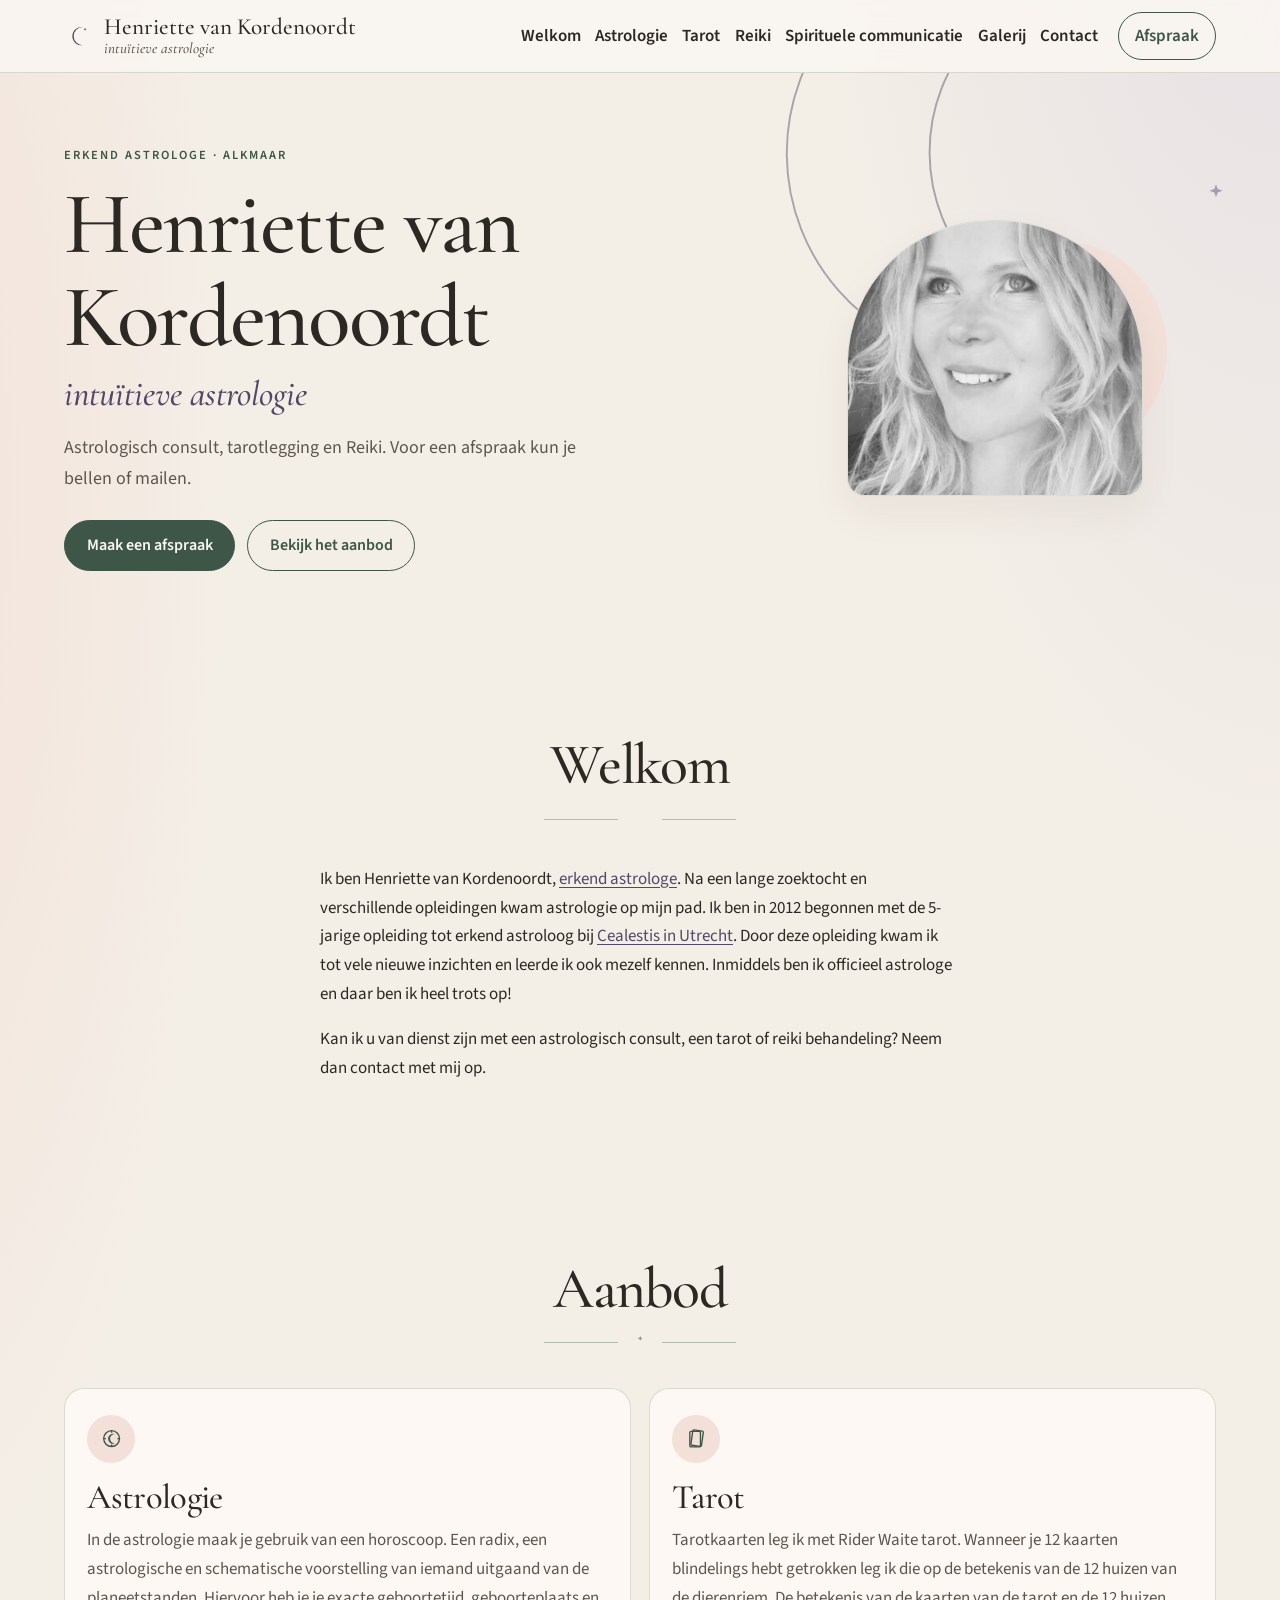
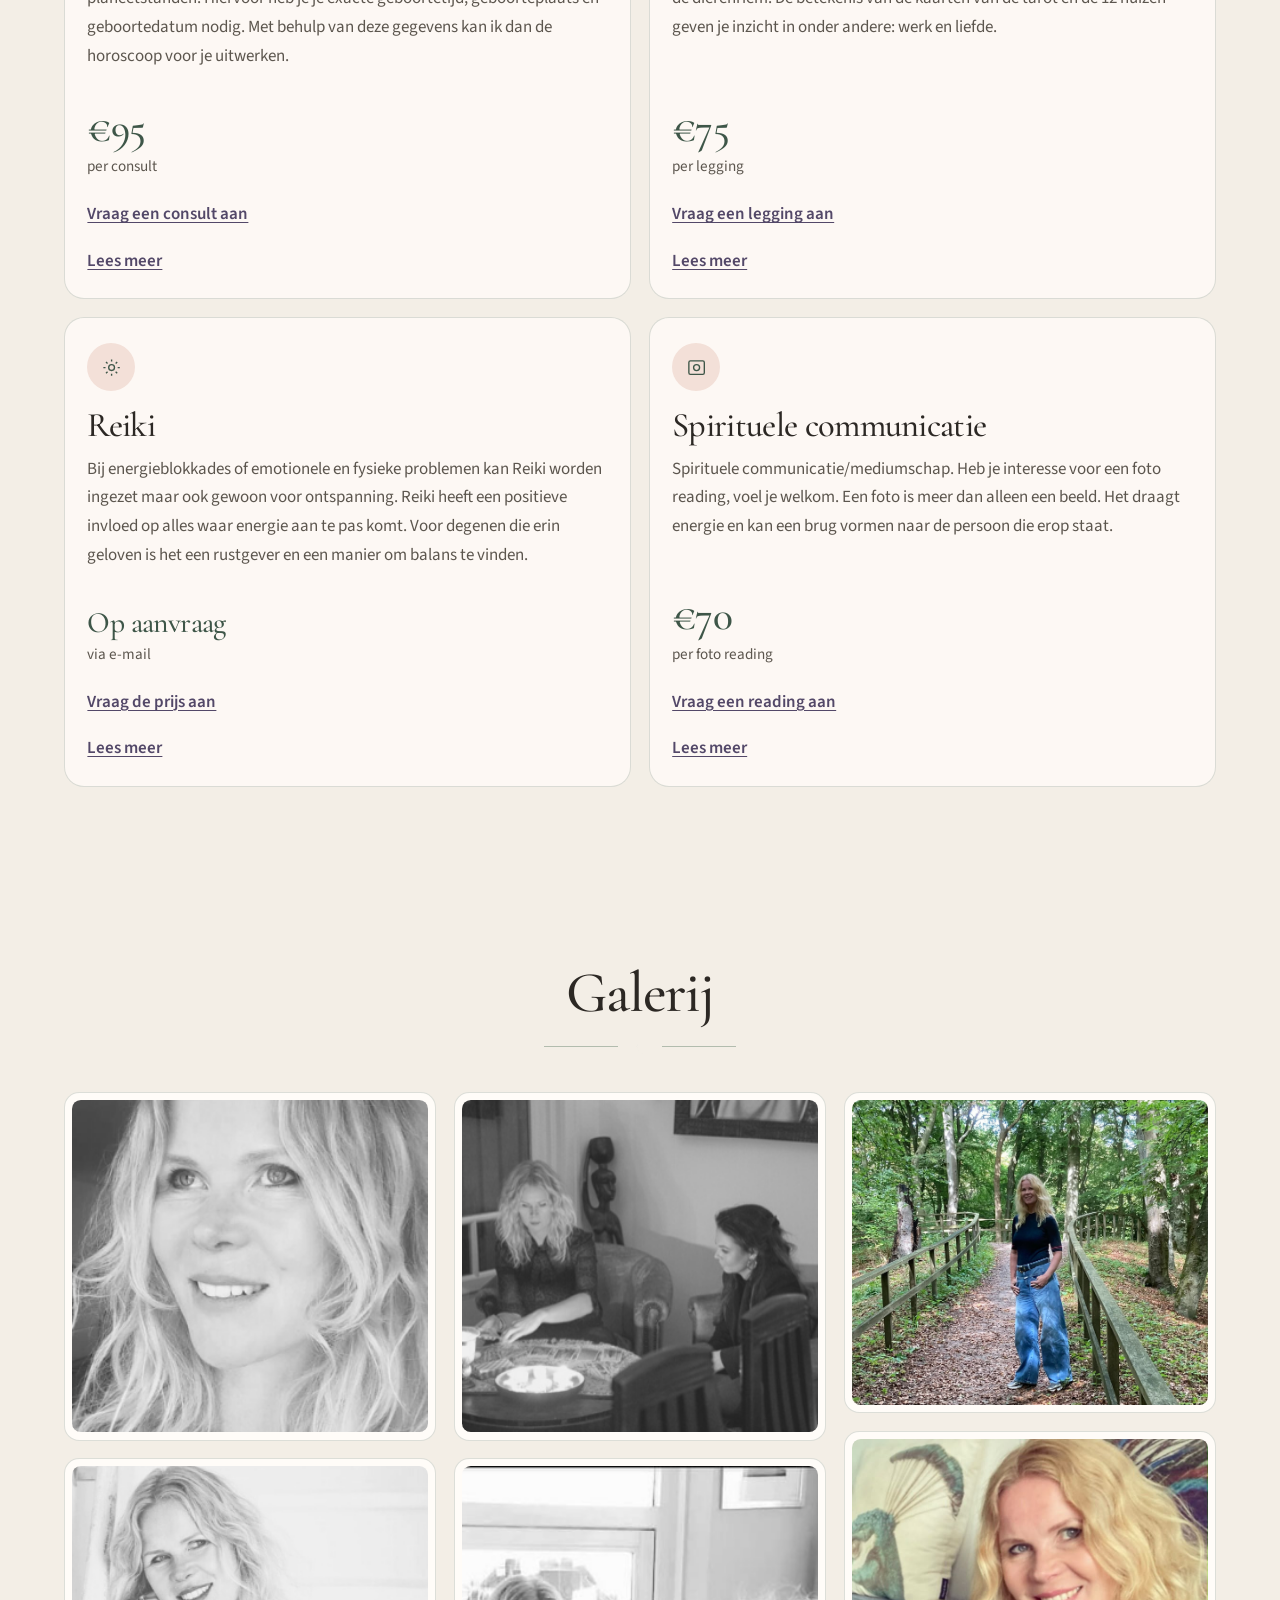
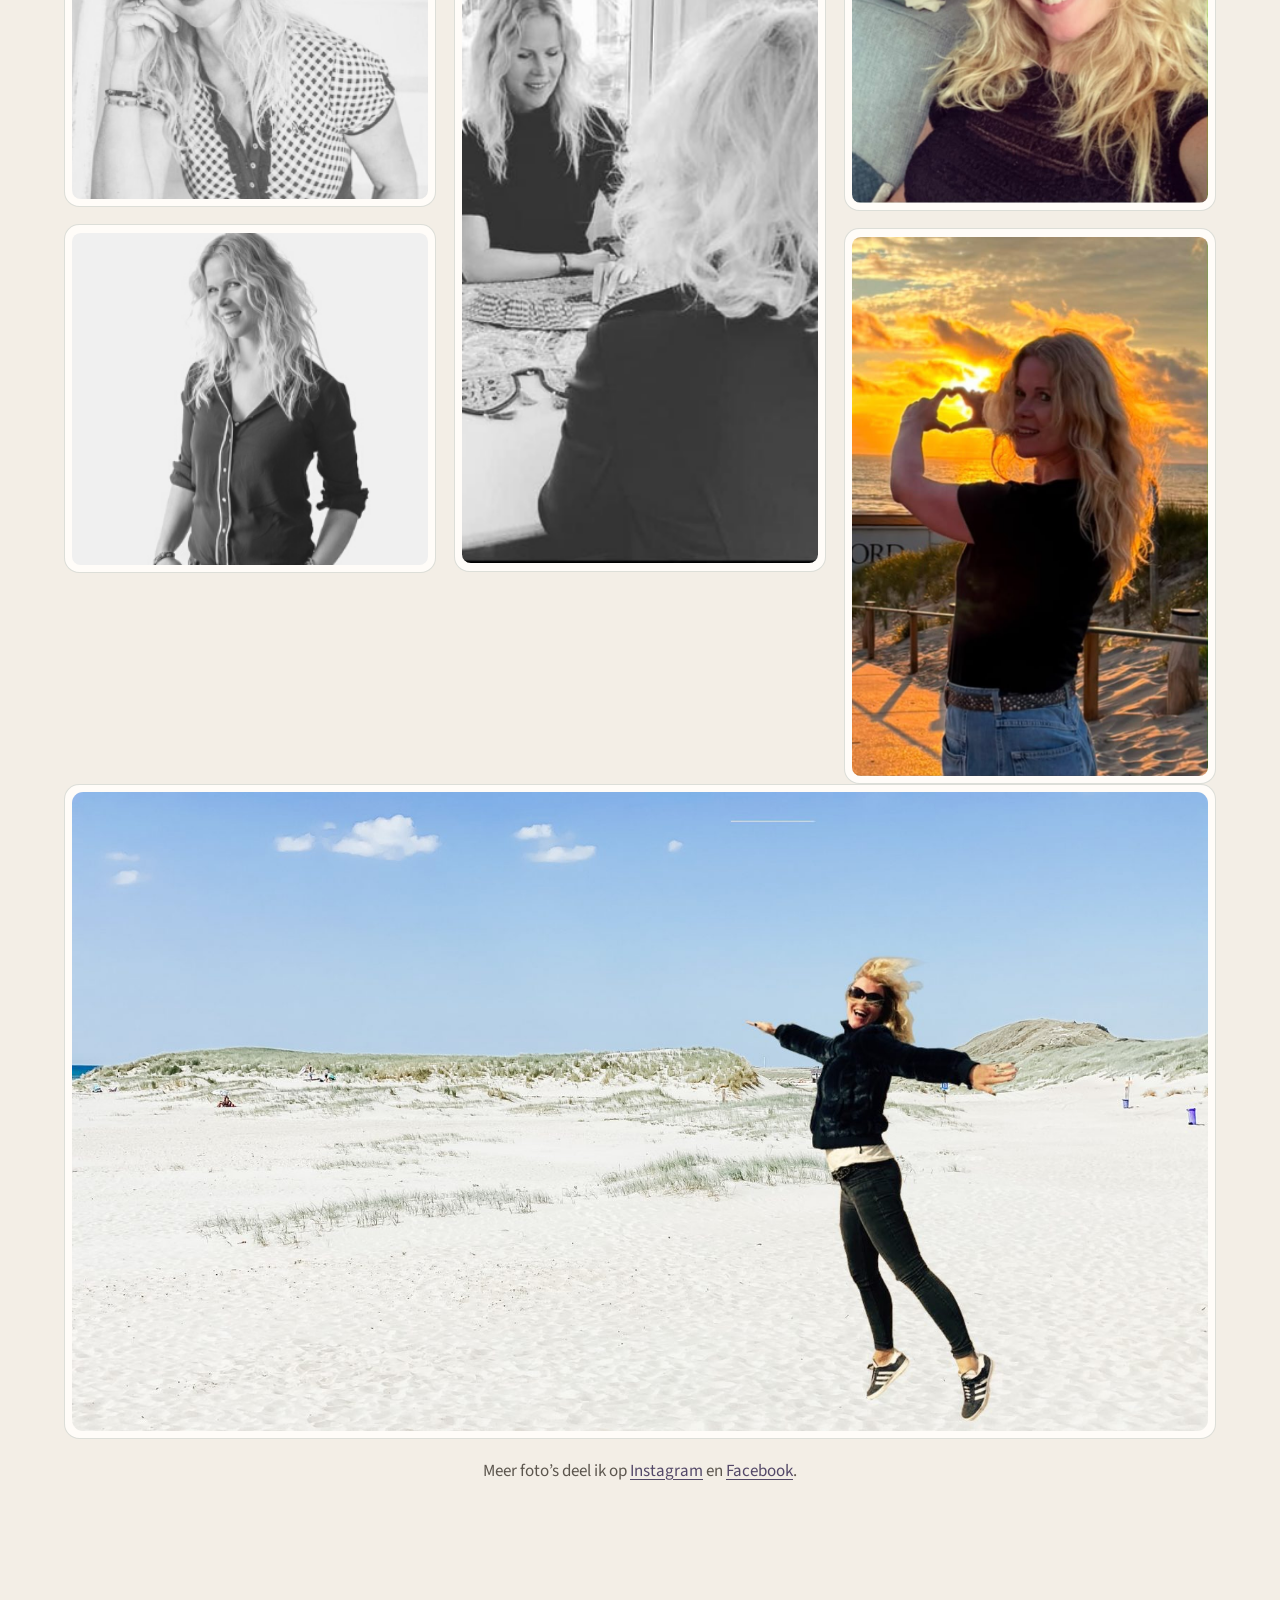
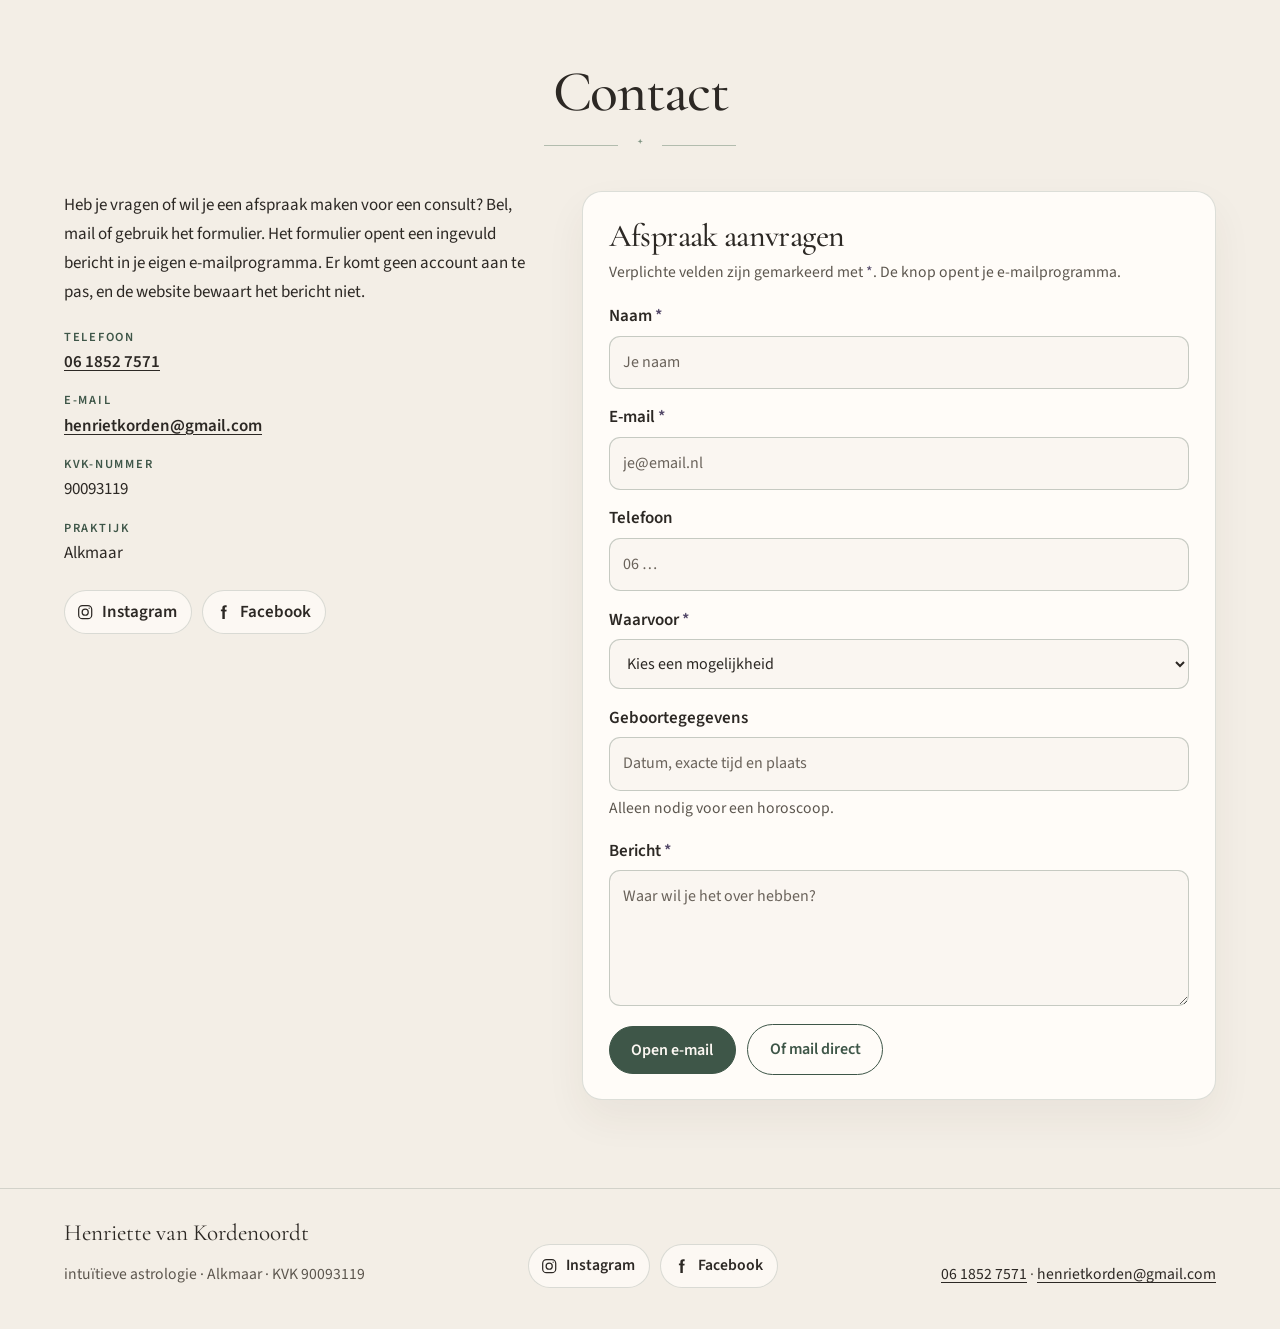
<file: index.html>
<!DOCTYPE html>
<html lang="nl">
<head>
  <meta charset="utf-8">
  <meta name="viewport" content="width=device-width, initial-scale=1">
  <title>Astrologe in Alkmaar | Henriette van Kordenoordt – intuïtieve astrologie</title>
  <meta name="description" content="Erkend astrologe in Alkmaar. Intuïtieve astrologie, astrologisch consult (€95), tarotlegging met Rider Waite (€75) en Reiki. Bel of mail Henriette van Kordenoordt.">
  <link rel="canonical" href="https://henriettevankordenoordt.nl/">
  <meta name="theme-color" content="#f3eee6">
  <meta property="og:type" content="website">
  <meta property="og:locale" content="nl_NL">
  <meta property="og:site_name" content="Henriette van Kordenoordt">
  <meta property="og:title" content="Astrologe in Alkmaar | Henriette van Kordenoordt – intuïtieve astrologie">
  <meta property="og:description" content="Erkend astrologe in Alkmaar. Intuïtieve astrologie, astrologisch consult (€95), tarotlegging met Rider Waite (€75) en Reiki. Bel of mail Henriette van Kordenoordt.">
  <meta property="og:url" content="https://henriettevankordenoordt.nl/">
  <meta property="og:image" content="https://henriettevankordenoordt.nl/og.jpg">
  <meta property="og:image:width" content="1200">
  <meta property="og:image:height" content="630">
  <meta property="og:image:alt" content="Henriette van Kordenoordt – intuïtieve astrologie">
  <meta name="twitter:card" content="summary_large_image">
  <meta name="twitter:title" content="Astrologe in Alkmaar | Henriette van Kordenoordt – intuïtieve astrologie">
  <meta name="twitter:description" content="Erkend astrologe in Alkmaar. Intuïtieve astrologie, astrologisch consult (€95), tarotlegging met Rider Waite (€75) en Reiki.">
  <meta name="twitter:image" content="https://henriettevankordenoordt.nl/og.jpg">
  <link rel="icon" href="favicon.svg" type="image/svg+xml">
  <link rel="icon" href="favicon-32.png" sizes="32x32" type="image/png">
  <link rel="apple-touch-icon" href="apple-touch-icon.png">
  <link rel="preload" href="fonts/cormorant-garamond-latin-500-normal.woff2" as="font" type="font/woff2" crossorigin>
  <link rel="preload" href="fonts/source-sans-3-latin-400-normal.woff2" as="font" type="font/woff2" crossorigin>
  <link rel="stylesheet" href="css/styles.css">
  <script type="application/ld+json">
  {
    "@context": "https://schema.org",
    "@type": ["LocalBusiness", "ProfessionalService"],
    "name": "Henriette van Kordenoordt",
    "description": "Erkend astrologe in Alkmaar. Astrologisch consult, tarotlegging en Reiki.",
    "url": "https://henriettevankordenoordt.nl/",
    "image": "https://henriettevankordenoordt.nl/og.jpg",
    "telephone": "06 1852 7571",
    "email": "henrietkorden@gmail.com",
    "address": {
      "@type": "PostalAddress",
      "addressLocality": "Alkmaar",
      "addressCountry": "NL"
    },
    "areaServed": "Alkmaar",
    "priceRange": "€€",
    "identifier": {
      "@type": "PropertyValue",
      "propertyID": "KVK",
      "value": "90093119"
    },
    "sameAs": [
      "https://www.instagram.com/henriettevkordenoordt/",
      "https://www.facebook.com/henriette.kordenoordt",
      "https://www.erkendeastrologen.nl/listings/henriette-van-kordenoordt/"
    ],
    "hasOfferCatalog": {
      "@type": "OfferCatalog",
      "name": "Consulten",
      "itemListElement": [
        {
          "@type": "Offer",
          "name": "Astrologisch consult",
          "price": "95",
          "priceCurrency": "EUR"
        },
        {
          "@type": "Offer",
          "name": "Tarotkaartlegging",
          "price": "75",
          "priceCurrency": "EUR"
        },
        {
          "@type": "Offer",
          "name": "Reiki"
        },
        {
          "@type": "Offer",
          "name": "Spirituele communicatie",
          "price": "70",
          "priceCurrency": "EUR"
        }
      ]
    }
  }
  </script>
</head>
<body id="top">
  <a class="skip" href="#inhoud">Ga naar de inhoud</a>

  <header class="site-header">
    <div class="header-bar wrap">
      <a class="brand" href="#top">
        <svg viewBox="0 0 32 32" aria-hidden="true">
          <path fill="currentColor" d="M20.8 5.6a10.2 10.2 0 1 0 .2 20.2 7.7 7.7 0 1 1-.2-20.2z"/>
          <path fill="#3e5648" d="M23.4 6.4l.45 1.2 1.2.45-1.2.45-.45 1.2-.45-1.2-1.2-.45 1.2-.45z"/>
        </svg>
        <span>
          <span class="brand-name">Henriette van Kordenoordt</span>
          <span class="brand-tag">intuïtieve astrologie</span>
        </span>
      </a>
      <button class="nav-toggle" type="button" aria-expanded="false" aria-controls="hoofdmenu">
        <span class="visually-hidden">Menu</span>
        <span class="burger" aria-hidden="true"></span>
      </button>
      <nav id="hoofdmenu" class="nav" aria-label="Hoofdmenu">
        <a href="#welkom">Welkom</a>
        <a href="astrologie.html">Astrologie</a>
        <a href="tarot.html">Tarot</a>
        <a href="reiki.html">Reiki</a>
        <a href="spirituele-communicatie.html">Spirituele communicatie</a>
        <a href="#galerij">Galerij</a>
        <a href="#contact">Contact</a>
        <a class="nav-cta" href="mailto:henrietkorden@gmail.com?subject=Afspraak%20consult&amp;body=Hallo%20Henriette%2C%0A%0AIk%20wil%20graag%20een%20afspraak%20maken.%0A%0ANaam%3A%20%0ATelefoon%3A%20%0AWaarvoor%20(astrologie%2C%20tarot%20of%20Reiki)%3A%20%0AGeboortedatum%2C%20tijd%20en%20plaats%20(voor%20astrologie)%3A%20%0A%0AGroet%2C%0A">Afspraak</a>
      </nav>
    </div>
  </header>

  <main id="inhoud">
    <section class="hero" aria-labelledby="hero-title">
      <svg class="sky" viewBox="0 0 800 520" preserveAspectRatio="xMidYMid slice" aria-hidden="true">
        <path fill="none" stroke="currentColor" stroke-width="1.2" d="M690 20a130 130 0 1 0 2 220 100 100 0 1 1-2-220z"/>
        <g fill="currentColor">
          <path d="M40 36l.8 2.2 2.2.8-2.2.8-.8 2.2-.8-2.2-2.2-.8 2.2-.8z"/>
          <path d="M560 28l.8 2.2 2.2.8-2.2.8-.8 2.2-.8-2.2-2.2-.8 2.2-.8z"/>
          <path d="M760 150l1.1 3 3 1.1-3 1.1-1.1 3-1.1-3-3-1.1 3-1.1z"/>
          <path d="M500 470l.8 2.1 2.1.8-2.1.8-.8 2.1-.8-2.1-2.1-.8 2.1-.8z"/>
        </g>
      </svg>
      <div class="hero-grid wrap">
        <div>
          <p class="eyebrow">Erkend astrologe · Alkmaar</p>
          <h1 id="hero-title">Henriette van Kordenoordt</h1>
          <p class="tagline">intuïtieve astrologie</p>
          <p class="lead">Astrologisch consult, tarotlegging en Reiki. Voor een afspraak kun je bellen of mailen.</p>
          <div class="actions">
            <a class="button" href="mailto:henrietkorden@gmail.com?subject=Afspraak%20consult&amp;body=Hallo%20Henriette%2C%0A%0AIk%20wil%20graag%20een%20afspraak%20maken.%0A%0ANaam%3A%20%0ATelefoon%3A%20%0AWaarvoor%20(astrologie%2C%20tarot%20of%20Reiki)%3A%20%0AGeboortedatum%2C%20tijd%20en%20plaats%20(voor%20astrologie)%3A%20%0A%0AGroet%2C%0A">Maak een afspraak</a>
            <a class="button ghost" href="#astrologie">Bekijk het aanbod</a>
          </div>
        </div>
        <figure class="portrait">
          <img src="fotos/portret-glimlach.png" width="301" height="281" alt="Portret van Henriette van Kordenoordt">
        </figure>
      </div>
    </section>

    <section class="section" id="welkom" aria-labelledby="welkom-title">
      <div class="wrap">
        <div class="section-head">
          <h2 id="welkom-title">Welkom</h2>
          <div class="ornament" aria-hidden="true"><span></span>
            <svg viewBox="0 0 24 24"><path fill="currentColor" d="M16.2 3.2a8.6 8.6 0 1 0 .2 17.2 6.5 6.5 0 1 1-.2-17.2z"/></svg>
            <span></span>
          </div>
        </div>
        <div class="prose">
          <p>Ik ben Henriette van Kordenoordt, <a href="https://www.erkendeastrologen.nl/listings/henriette-van-kordenoordt/">erkend astrologe</a>. Na een lange zoektocht en verschillende opleidingen kwam astrologie op mijn pad. Ik ben in 2012 begonnen met de 5-jarige opleiding tot erkend astroloog bij <a href="https://www.caelestis.nl">Cealestis in Utrecht</a>. Door deze opleiding kwam ik tot vele nieuwe inzichten en leerde ik ook mezelf kennen. Inmiddels ben ik officieel astrologe en daar ben ik heel trots op!</p>
          <p>Kan ik u van dienst zijn met een astrologisch consult, een tarot of reiki behandeling? Neem dan contact met mij op.</p>
        </div>
      </div>
    </section>

    <section class="section" id="aanbod" aria-labelledby="aanbod-title">
      <div class="wrap">
        <div class="section-head">
          <h2 id="aanbod-title">Aanbod</h2>
          <div class="ornament" aria-hidden="true"><span></span>
            <svg viewBox="0 0 24 24"><path fill="currentColor" d="M12 2.2l.9 2.6 2.6.9-2.6.9-.9 2.6-.9-2.6-2.6-.9 2.6-.9z"/></svg>
            <span></span>
          </div>
        </div>
        <div class="services">
          <article class="service" id="astrologie">
            <div class="service-icon" aria-hidden="true">
              <svg viewBox="0 0 24 24" fill="none" stroke="currentColor" stroke-width="1.4">
                <circle cx="12" cy="12" r="8.2"/>
                <path d="M12 3.8v2.2M12 18v2.2M3.8 12h2.2M18 12h2.2"/>
                <path d="M15.2 7.2a5.2 5.2 0 1 0 .2 9.8 3.8 3.8 0 1 1-.2-9.8z" fill="currentColor" stroke="none"/>
              </svg>
            </div>
            <h3>Astrologie</h3>
            <p class="text">In de astrologie maak je gebruik van een horoscoop. Een radix, een astrologische en schematische voorstelling van iemand uitgaand van de planeetstanden. Hiervoor heb je je exacte geboortetijd, geboorteplaats en geboortedatum nodig. Met behulp van deze gegevens kan ik dan de horoscoop voor je uitwerken.</p>
            <p class="price"><strong>€95</strong><span>per consult</span></p>
            <a class="more" href="mailto:henrietkorden@gmail.com?subject=Afspraak%20astrologisch%20consult&amp;body=Hallo%20Henriette%2C%0A%0AIk%20wil%20graag%20een%20astrologisch%20consult%20(€95).%0A%0ANaam%3A%20%0ATelefoon%3A%20%0AGeboortedatum%3A%20%0AGeboortetijd%3A%20%0AGeboorteplaats%3A%20%0A%0AGroet%2C%0A">Vraag een consult aan</a>
            <a class="more" href="astrologie.html">Lees meer</a>
          </article>

          <article class="service" id="tarot">
            <div class="service-icon" aria-hidden="true">
              <svg viewBox="0 0 24 24" fill="none" stroke="currentColor" stroke-width="1.4">
                <rect x="7" y="3.5" width="11" height="16" rx="1.2" transform="rotate(8 12 12)"/>
                <rect x="5" y="4.5" width="11" height="16" rx="1.2"/>
              </svg>
            </div>
            <h3>Tarot</h3>
            <p class="text">Tarotkaarten leg ik met Rider Waite tarot. Wanneer je 12 kaarten blindelings hebt getrokken leg ik die op de betekenis van de 12 huizen van de dierenriem. De betekenis van de kaarten van de tarot en de 12 huizen geven je inzicht in onder andere: werk en liefde.</p>
            <p class="price"><strong>€75</strong><span>per legging</span></p>
            <a class="more" href="mailto:henrietkorden@gmail.com?subject=Afspraak%20tarotlegging&amp;body=Hallo%20Henriette%2C%0A%0AIk%20wil%20graag%20een%20tarotlegging%20(€75).%0A%0ANaam%3A%20%0ATelefoon%3A%20%0A%0AGroet%2C%0A">Vraag een legging aan</a>
            <a class="more" href="tarot.html">Lees meer</a>
          </article>

          <article class="service" id="reiki">
            <div class="service-icon" aria-hidden="true">
              <svg viewBox="0 0 24 24" fill="none" stroke="currentColor" stroke-width="1.4">
                <circle cx="12" cy="12" r="3"/>
                <path d="M12 3.5v2.2M12 18.3V20.5M3.5 12h2.2M18.3 12H20.5"/>
                <path d="M6.2 6.2l1.6 1.6M16.2 16.2l1.6 1.6M17.8 6.2l-1.6 1.6M7.8 16.2l-1.6 1.6"/>
              </svg>
            </div>
            <h3>Reiki</h3>
            <p class="text">Bij energieblokkades of emotionele en fysieke problemen kan Reiki worden ingezet maar ook gewoon voor ontspanning. Reiki heeft een positieve invloed op alles waar energie aan te pas komt. Voor degenen die erin geloven is het een rustgever en een manier om balans te vinden.</p>
            <p class="price words"><strong>Op aanvraag</strong><span>via e-mail</span></p>
            <a class="more" href="mailto:henrietkorden@gmail.com?subject=Vraag%20over%20Reiki&amp;body=Hallo%20Henriette%2C%0A%0AIk%20wil%20graag%20weten%20wat%20een%20Reiki-behandeling%20kost%20en%20of%20je%20tijd%20hebt.%0A%0ANaam%3A%20%0ATelefoon%3A%20%0A%0AGroet%2C%0A">Vraag de prijs aan</a>
            <a class="more" href="reiki.html">Lees meer</a>
          </article>

          <article class="service" id="spirituele-communicatie">
            <div class="service-icon" aria-hidden="true">
              <svg viewBox="0 0 24 24" fill="none" stroke="currentColor" stroke-width="1.4">
                <rect x="4" y="5" width="16" height="14" rx="1.6"/>
                <circle cx="12" cy="12" r="3.1"/>
              </svg>
            </div>
            <h3>Spirituele communicatie</h3>
            <p class="text">Spirituele communicatie/mediumschap. Heb je interesse voor een foto reading, voel je welkom. Een foto is meer dan alleen een beeld. Het draagt energie en kan een brug vormen naar de persoon die erop staat.</p>
            <p class="price"><strong>€70</strong><span>per foto reading</span></p>
            <a class="more" href="mailto:henrietkorden@gmail.com?subject=Afspraak%20spirituele%20communicatie&amp;body=Hallo%20Henriette%2C%0A%0AIk%20wil%20graag%20een%20foto%20reading%20(€70).%0A%0ANaam%3A%20%0ATelefoon%3A%20%0A%0AGroet%2C%0A">Vraag een reading aan</a>
            <a class="more" href="spirituele-communicatie.html">Lees meer</a>
          </article>
        </div>
      </div>
    </section>

    <section class="section" id="galerij" aria-labelledby="galerij-title">
      <div class="wrap">
        <div class="section-head">
          <h2 id="galerij-title">Galerij</h2>
          <div class="ornament" aria-hidden="true"><span></span>
            <svg viewBox="0 0 24 24"><path fill="currentColor" d="M16.2 3.2a8.6 8.6 0 1 0 .2 17.2 6.5 6.5 0 1 1-.2-17.2z"/></svg>
            <span></span>
          </div>
        </div>
        <!--
          Foto's staan in de map fotos/.
          Nieuwe foto: kopieer het bestand daarnaartoe en kopieer een <figure> hieronder.
          Zet een alt-tekst op de img. Geen zichtbaar bijschrift.
          Uitleg voor Henriette: README.md en fotos/LEES-MIJ.txt
        -->
        <div class="gallery">
          <figure>
            <button class="shot" type="button" data-src="fotos/portret-glimlach.png">
              <img src="fotos/portret-glimlach.png" width="301" height="281" alt="Portret van Henriette van Kordenoordt" loading="lazy">
            </button>
          </figure>
          <figure>
            <button class="shot" type="button" data-src="fotos/portret-leunend.png">
              <img src="fotos/portret-leunend.png" width="301" height="281" alt="Henriette van Kordenoordt, leunend tegen een lichte muur" loading="lazy">
            </button>
          </figure>
          <figure>
            <button class="shot" type="button" data-src="fotos/portret-staand.png">
              <img src="fotos/portret-staand.png" width="301" height="281" alt="Henriette van Kordenoordt, staand portret" loading="lazy">
            </button>
          </figure>
          <figure>
            <button class="shot" type="button" data-src="fotos/consult-kaarten.png">
              <img src="fotos/consult-kaarten.png" width="301" height="281" alt="Henriette tijdens een consult aan tafel met kaarten" loading="lazy">
            </button>
          </figure>
          <figure>
            <button class="shot" type="button" data-src="fotos/consult-raam.png">
              <img src="fotos/consult-raam.png" width="291" height="570" alt="Henriette in gesprek tijdens een consult bij het raam" loading="lazy">
            </button>
          </figure>
          <figure>
            <button class="shot" type="button" data-src="fotos/pad-bos.jpg">
              <img src="fotos/pad-bos.jpg" width="1600" height="1371" alt="Henriette van Kordenoordt op een houten pad in het bos" loading="lazy">
            </button>
          </figure>
          <figure>
            <button class="shot" type="button" data-src="fotos/portret-bank.jpg">
              <img src="fotos/portret-bank.jpg" width="750" height="766" alt="Portret van Henriette van Kordenoordt" loading="lazy">
            </button>
          </figure>
          <figure>
            <button class="shot" type="button" data-src="fotos/strand-zonsondergang.jpg">
              <img src="fotos/strand-zonsondergang.jpg" width="750" height="1137" alt="Henriette van Kordenoordt op het strand bij zonsondergang" loading="lazy">
            </button>
          </figure>
        </div>
        <figure class="feature">
          <button class="shot" type="button" data-src="fotos/aan-het-strand.jpg">
            <img src="fotos/aan-het-strand.jpg" width="1600" height="900" alt="Henriette van Kordenoordt op het strand, met duinen op de achtergrond" loading="lazy">
          </button>
        </figure>
        <p class="gallery-note">Meer foto’s deel ik op <a href="https://www.instagram.com/henriettevkordenoordt/">Instagram</a> en <a href="https://www.facebook.com/henriette.kordenoordt">Facebook</a>.</p>
      </div>
    </section>

    <section class="section" id="contact" aria-labelledby="contact-title">
      <div class="wrap">
        <div class="section-head">
          <h2 id="contact-title">Contact</h2>
          <div class="ornament" aria-hidden="true"><span></span>
            <svg viewBox="0 0 24 24"><path fill="currentColor" d="M12 2.2l.9 2.6 2.6.9-2.6.9-.9 2.6-.9-2.6-2.6-.9 2.6-.9z"/></svg>
            <span></span>
          </div>
        </div>
        <div class="contact-grid">
          <div>
            <p>Heb je vragen of wil je een afspraak maken voor een consult? Bel, mail of gebruik het formulier. Het formulier opent een ingevuld bericht in je eigen e-mailprogramma. Er komt geen account aan te pas, en de website bewaart het bericht niet.</p>
            <ul class="contact-list">
              <li>
                <span>Telefoon</span>
                <a href="tel:+31618527571">06 1852 7571</a>
              </li>
              <li>
                <span>E-mail</span>
                <a href="mailto:henrietkorden@gmail.com">henrietkorden@gmail.com</a>
              </li>
              <li>
                <span>KVK-nummer</span>
                90093119
              </li>
              <li>
                <span>Praktijk</span>
                Alkmaar
              </li>
            </ul>
            <ul class="social">
              <li>
                <a href="https://www.instagram.com/henriettevkordenoordt/">
                  <svg viewBox="0 0 24 24" aria-hidden="true" fill="none" stroke="currentColor" stroke-width="1.6">
                    <rect x="3.5" y="3.5" width="17" height="17" rx="5"/>
                    <circle cx="12" cy="12" r="4"/>
                    <circle cx="17.2" cy="6.8" r="0.8" fill="currentColor" stroke="none"/>
                  </svg>
                  Instagram
                </a>
              </li>
              <li>
                <a href="https://www.facebook.com/henriette.kordenoordt">
                  <svg viewBox="0 0 24 24" aria-hidden="true" fill="currentColor">
                    <path d="M14.2 8.4V6.9c0-.7.2-1.2 1.3-1.2H16.5V3h-1.9C12 3 10.9 4.3 10.9 6.4v2H9v2.4h1.9V21h3.2v-9.8h2.1l.3-2.4h-2.3z"/>
                  </svg>
                  Facebook
                </a>
              </li>
            </ul>
          </div>

          <form id="afspraak-form" class="form-card" name="afspraak" method="POST" action="bedankt.html" data-netlify="true" netlify-honeypot="bot-field">
            <h3>Afspraak aanvragen</h3>
            <p class="hint">Verplichte velden zijn gemarkeerd met <span class="req">*</span>. De knop opent je e-mailprogramma.</p>
            <input type="hidden" name="form-name" value="afspraak">
            <p class="honeypot">
              <label>Laat dit veld leeg<input name="bot-field" tabindex="-1" autocomplete="off"></label>
            </p>
            <div class="field">
              <label for="naam">Naam <span class="req">*</span></label>
              <input id="naam" name="naam" type="text" autocomplete="name" required placeholder="Je naam">
            </div>
            <div class="field">
              <label for="email">E-mail <span class="req">*</span></label>
              <input id="email" name="email" type="email" autocomplete="email" required placeholder="je@email.nl">
            </div>
            <div class="field">
              <label for="telefoon">Telefoon</label>
              <input id="telefoon" name="telefoon" type="tel" autocomplete="tel" placeholder="06 …">
            </div>
            <div class="field">
              <label for="dienst">Waarvoor <span class="req">*</span></label>
              <select id="dienst" name="dienst" required>
                <option value="">Kies een mogelijkheid</option>
                <option>Astrologisch consult (€95)</option>
                <option>Tarotkaartlegging (€75)</option>
                <option>Reiki (prijs op aanvraag)</option>
                <option>Spirituele communicatie (€70)</option>
                <option>Ik weet het nog niet</option>
              </select>
            </div>
            <div class="field">
              <label for="geboorte">Geboortegegevens</label>
              <input id="geboorte" name="geboorte" type="text" placeholder="Datum, exacte tijd en plaats">
              <span class="hint">Alleen nodig voor een horoscoop.</span>
            </div>
            <div class="field">
              <label for="bericht">Bericht <span class="req">*</span></label>
              <textarea id="bericht" name="bericht" required placeholder="Waar wil je het over hebben?"></textarea>
            </div>
            <div class="form-actions">
              <button class="button" type="submit">Open e-mail</button>
              <a class="button ghost" href="mailto:henrietkorden@gmail.com?subject=Afspraak%20consult&amp;body=Hallo%20Henriette%2C%0A%0AIk%20wil%20graag%20een%20afspraak%20maken.%0A%0ANaam%3A%20%0ATelefoon%3A%20%0AWaarvoor%20(astrologie%2C%20tarot%20of%20Reiki)%3A%20%0AGeboortedatum%2C%20tijd%20en%20plaats%20(voor%20astrologie)%3A%20%0A%0AGroet%2C%0A">Of mail direct</a>
            </div>
            <p id="form-status" class="form-status" role="status" hidden></p>
          </form>
        </div>
      </div>
    </section>
  </main>

  <footer class="site-footer">
    <div class="wrap footer-row">
      <div>
        <p class="footer-name">Henriette van Kordenoordt</p>
        <p class="footer-meta">intuïtieve astrologie · Alkmaar · KVK 90093119</p>
      </div>
      <ul class="social">
        <li>
          <a href="https://www.instagram.com/henriettevkordenoordt/">
            <svg viewBox="0 0 24 24" aria-hidden="true" fill="none" stroke="currentColor" stroke-width="1.6">
              <rect x="3.5" y="3.5" width="17" height="17" rx="5"/>
              <circle cx="12" cy="12" r="4"/>
              <circle cx="17.2" cy="6.8" r="0.8" fill="currentColor" stroke="none"/>
            </svg>
            Instagram
          </a>
        </li>
        <li>
          <a href="https://www.facebook.com/henriette.kordenoordt">
            <svg viewBox="0 0 24 24" aria-hidden="true" fill="currentColor">
              <path d="M14.2 8.4V6.9c0-.7.2-1.2 1.3-1.2H16.5V3h-1.9C12 3 10.9 4.3 10.9 6.4v2H9v2.4h1.9V21h3.2v-9.8h2.1l.3-2.4h-2.3z"/>
            </svg>
            Facebook
          </a>
        </li>
      </ul>
      <p class="footer-meta"><a href="tel:+31618527571">06 1852 7571</a> · <a href="mailto:henrietkorden@gmail.com">henrietkorden@gmail.com</a></p>
    </div>
  </footer>

  <dialog id="lightbox" class="lightbox" aria-label="Vergrote foto">
    <div class="lightbox-frame">
      <img id="lightbox-img" alt="Vergrote foto">
      <div class="lightbox-bar">
        <form method="dialog">
          <button class="lightbox-close" type="submit">Sluiten</button>
        </form>
      </div>
    </div>
  </dialog>

  <script src="js/site.js"></script>
</body>
</html>
</file>
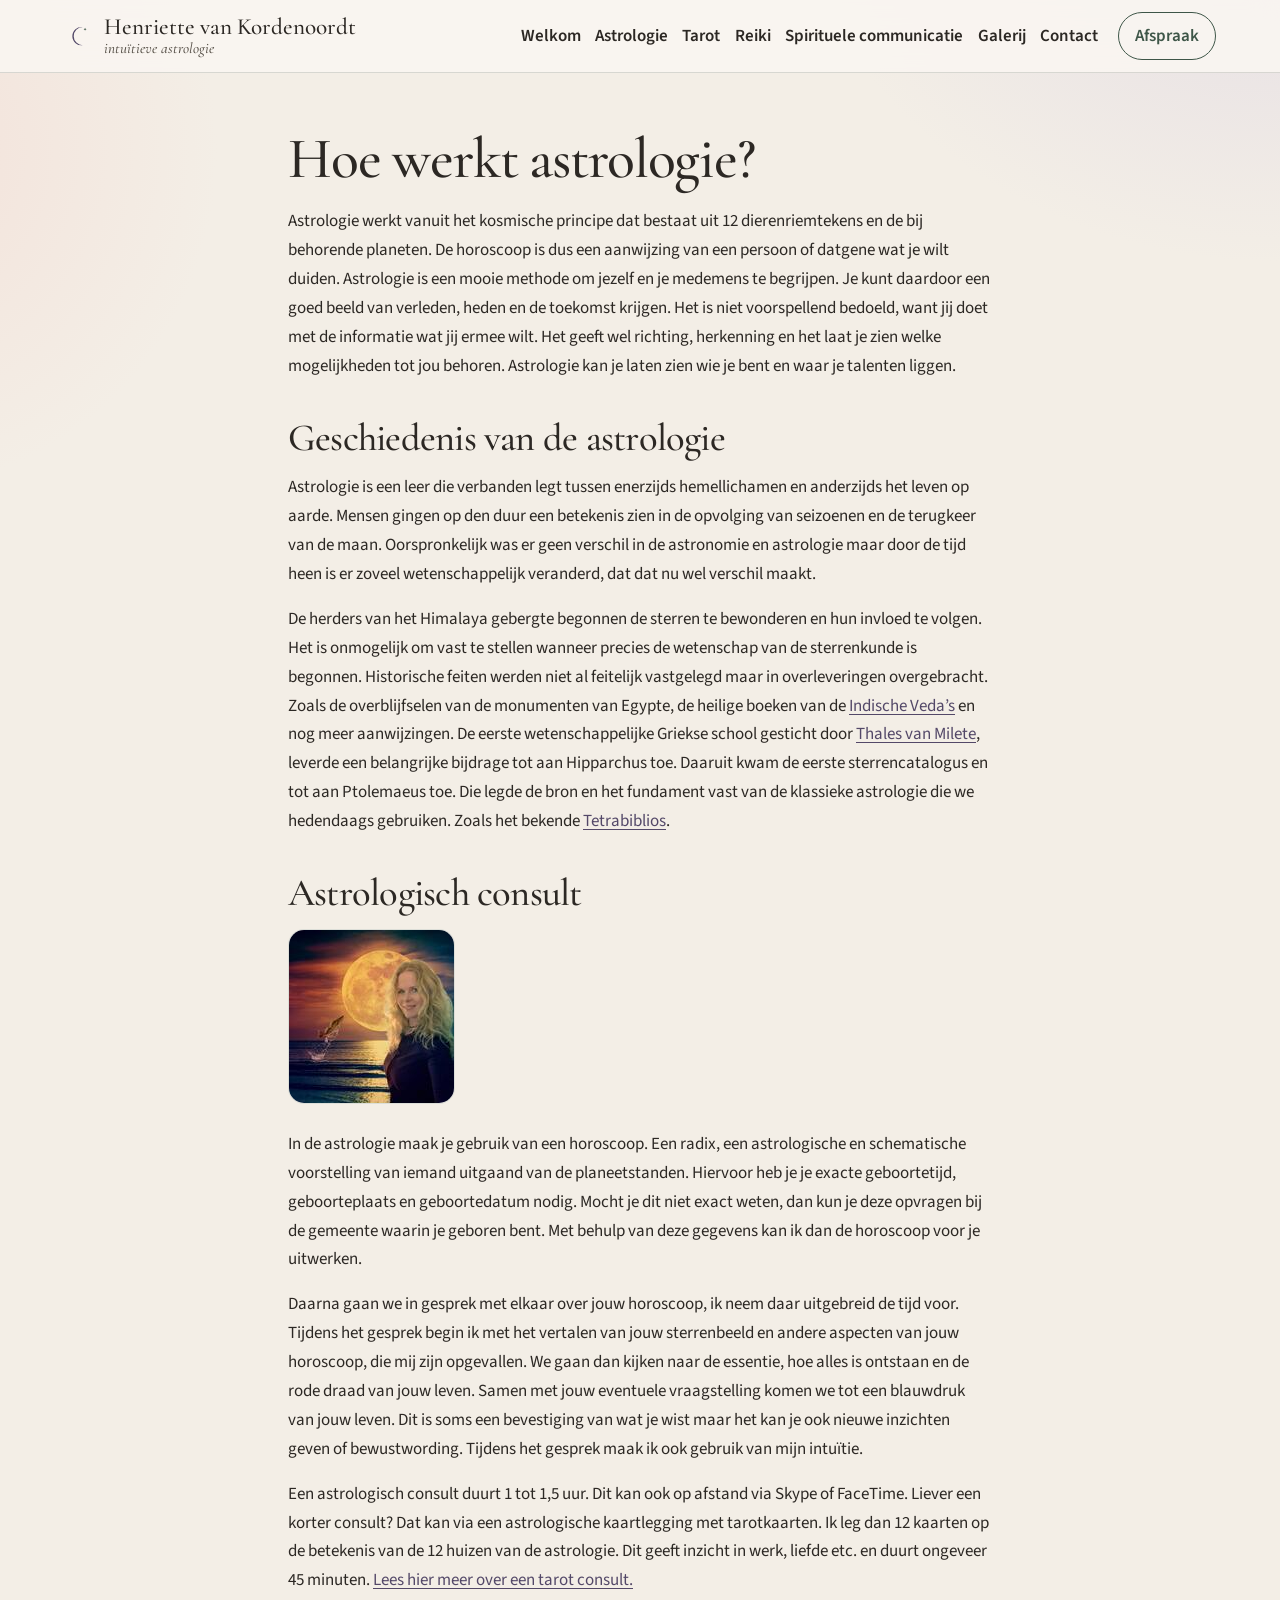
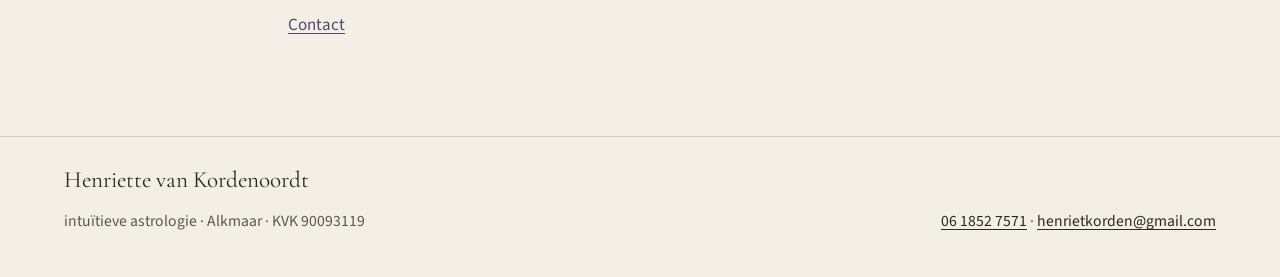
<file: astrologie.html>
<!DOCTYPE html>
<html lang="nl">
<head>
  <meta charset="utf-8">
  <meta name="viewport" content="width=device-width, initial-scale=1">
  <title>Astrologisch consult Alkmaar (€95) | Henriette van Kordenoordt</title>
  <meta name="description" content="Astrologisch consult in Alkmaar bij erkend astrologe Henriette van Kordenoordt. Horoscoop op geboortetijd, plaats en datum. Een consult duurt 1 tot 1,5 uur en kost €95.">
  <link rel="canonical" href="https://henriettevankordenoordt.nl/astrologie.html">
  <meta name="theme-color" content="#f3eee6">
  <meta property="og:type" content="website">
  <meta property="og:locale" content="nl_NL">
  <meta property="og:site_name" content="Henriette van Kordenoordt">
  <meta property="og:title" content="Astrologisch consult Alkmaar (€95) | Henriette van Kordenoordt">
  <meta property="og:description" content="Astrologisch consult in Alkmaar bij erkend astrologe Henriette van Kordenoordt. Horoscoop op geboortetijd, plaats en datum. Een consult duurt 1 tot 1,5 uur en kost €95.">
  <meta property="og:url" content="https://henriettevankordenoordt.nl/astrologie.html">
  <meta property="og:image" content="https://henriettevankordenoordt.nl/og.jpg">
  <meta property="og:image:width" content="1200">
  <meta property="og:image:height" content="630">
  <meta property="og:image:alt" content="Henriette van Kordenoordt – intuïtieve astrologie">
  <meta name="twitter:card" content="summary_large_image">
  <meta name="twitter:title" content="Astrologisch consult Alkmaar (€95) | Henriette van Kordenoordt">
  <meta name="twitter:description" content="Astrologisch consult in Alkmaar bij erkend astrologe Henriette van Kordenoordt. Horoscoop op geboortetijd, plaats en datum. €95.">
  <meta name="twitter:image" content="https://henriettevankordenoordt.nl/og.jpg">
  <link rel="icon" href="favicon.svg" type="image/svg+xml">
  <link rel="stylesheet" href="css/styles.css">
  <script type="application/ld+json">
  {
    "@context": "https://schema.org",
    "@type": ["LocalBusiness", "ProfessionalService"],
    "name": "Henriette van Kordenoordt",
    "description": "Erkend astrologe in Alkmaar. Astrologisch consult, tarotlegging en Reiki.",
    "url": "https://henriettevankordenoordt.nl/",
    "image": "https://henriettevankordenoordt.nl/og.jpg",
    "telephone": "06 1852 7571",
    "email": "henrietkorden@gmail.com",
    "address": {
      "@type": "PostalAddress",
      "addressLocality": "Alkmaar",
      "addressCountry": "NL"
    },
    "areaServed": "Alkmaar",
    "priceRange": "€€",
    "hasOfferCatalog": {
      "@type": "OfferCatalog",
      "name": "Consulten",
      "itemListElement": [
        { "@type": "Offer", "name": "Astrologisch consult", "price": "95", "priceCurrency": "EUR" },
        { "@type": "Offer", "name": "Tarotkaartlegging", "price": "75", "priceCurrency": "EUR" },
        { "@type": "Offer", "name": "Reiki" }
      ]
    }
  }
  </script>
</head>
<body>
  <a class="skip" href="#inhoud">Ga naar de inhoud</a>
  <header class="site-header">
    <div class="header-bar wrap">
      <a class="brand" href="index.html">
        <svg viewBox="0 0 32 32" aria-hidden="true">
          <path fill="currentColor" d="M20.8 5.6a10.2 10.2 0 1 0 .2 20.2 7.7 7.7 0 1 1-.2-20.2z"/>
          <path fill="#3e5648" d="M23.4 6.4l.45 1.2 1.2.45-1.2.45-.45 1.2-.45-1.2-1.2-.45 1.2-.45z"/>
        </svg>
        <span>
          <span class="brand-name">Henriette van Kordenoordt</span>
          <span class="brand-tag">intuïtieve astrologie</span>
        </span>
      </a>
      <button class="nav-toggle" type="button" aria-expanded="false" aria-controls="hoofdmenu">
        <span class="visually-hidden">Menu</span>
        <span class="burger" aria-hidden="true"></span>
      </button>
      <nav id="hoofdmenu" class="nav" aria-label="Hoofdmenu">
        <a href="index.html#welkom">Welkom</a>
        <a href="astrologie.html" aria-current="page">Astrologie</a>
        <a href="tarot.html">Tarot</a>
        <a href="reiki.html">Reiki</a>
        <a href="spirituele-communicatie.html">Spirituele communicatie</a>
        <a href="index.html#galerij">Galerij</a>
        <a href="index.html#contact">Contact</a>
        <a class="nav-cta" href="mailto:henrietkorden@gmail.com?subject=Afspraak%20consult&amp;body=Hallo%20Henriette%2C%0A%0AIk%20wil%20graag%20een%20afspraak%20maken.%0A%0ANaam%3A%20%0ATelefoon%3A%20%0AWaarvoor%20(astrologie%2C%20tarot%20of%20Reiki)%3A%20%0AGeboortedatum%2C%20tijd%20en%20plaats%20(voor%20astrologie)%3A%20%0A%0AGroet%2C%0A">Afspraak</a>
      </nav>
    </div>
  </header>
  <main id="inhoud" class="subpage">
    <article class="wrap prose-page">

      <h1>Hoe werkt astrologie?</h1>
      <p>Astrologie werkt vanuit het kosmische principe dat bestaat uit 12 dierenriemtekens en de bij behorende planeten. De horoscoop is dus een aanwijzing van een persoon of datgene wat je wilt duiden. Astrologie is een mooie methode om jezelf en je medemens te begrijpen. Je kunt daardoor een goed beeld van verleden, heden en de toekomst krijgen. Het is niet voorspellend bedoeld, want jij doet met de informatie wat jij ermee wilt. Het geeft wel richting, herkenning en het laat je zien welke mogelijkheden tot jou behoren. Astrologie kan je laten zien wie je bent en waar je talenten liggen.</p>
      <h2>Geschiedenis van de astrologie</h2>
      <p>Astrologie is een leer die verbanden legt tussen enerzijds hemellichamen en anderzijds het leven op aarde. Mensen gingen op den duur een betekenis zien in de opvolging van seizoenen en de terugkeer van de maan. Oorspronkelijk was er geen verschil in de astronomie en astrologie maar door de tijd heen is er zoveel wetenschappelijk veranderd, dat dat nu wel verschil maakt.</p>
      <p>De herders van het Himalaya gebergte begonnen de sterren te bewonderen en hun invloed te volgen. Het is onmogelijk om vast te stellen wanneer precies de wetenschap van de sterrenkunde is begonnen. Historische feiten werden niet al feitelijk vastgelegd maar in overleveringen overgebracht. Zoals de overblijfselen van de monumenten van Egypte, de heilige boeken van de <a href="http://www.ohmnet.nl/tv/de-vedas/" rel="noopener noreferrer">Indische Veda’s</a> en nog meer aanwijzingen. De eerste wetenschappelijke Griekse school gesticht door <a href="http://wijsheden.net/auteurs/thales-van-milete/biografie" rel="noopener noreferrer">Thales van Milete</a>, leverde een belangrijke bijdrage tot aan Hipparchus toe. Daaruit kwam de eerste sterrencatalogus en tot aan Ptolemaeus toe. Die legde de bron en het fundament vast van de klassieke astrologie die we hedendaags gebruiken. Zoals het bekende <a href="https://en.wikipedia.org/wiki/Tetrabiblos" rel="noopener noreferrer">Tetrabiblios</a>.</p>
      <h2>Astrologisch consult</h2>
      <p class="page-photos"><img src="fotos/consult-maan.jpg" width="165" height="173" alt="Henriette van Kordenoordt, met een volle maan op de achtergrond"></p>
      <p>In de astrologie maak je gebruik van een horoscoop. Een radix, een astrologische en schematische voorstelling van iemand uitgaand van de planeetstanden. Hiervoor heb je je exacte geboortetijd, geboorteplaats en geboortedatum nodig. Mocht je dit niet exact weten, dan kun je deze opvragen bij de gemeente waarin je geboren bent. Met behulp van deze gegevens kan ik dan de horoscoop voor je uitwerken.</p>
      <p>Daarna gaan we in gesprek met elkaar over jouw horoscoop, ik neem daar uitgebreid de tijd voor. Tijdens het gesprek begin ik met het vertalen van jouw sterrenbeeld en andere aspecten van jouw horoscoop, die mij zijn opgevallen. We gaan dan kijken naar de essentie, hoe alles is ontstaan en de rode draad van jouw leven. Samen met jouw eventuele vraagstelling komen we tot een blauwdruk van jouw leven. Dit is soms een bevestiging van wat je wist maar het kan je ook nieuwe inzichten geven of bewustwording. Tijdens het gesprek maak ik ook gebruik van mijn intuïtie.</p>
      <p>Een astrologisch consult duurt 1 tot 1,5 uur. Dit kan ook op afstand via Skype of FaceTime. Liever een korter consult? Dat kan via een astrologische kaartlegging met tarotkaarten. Ik leg dan 12 kaarten op de betekenis van de 12 huizen van de astrologie. Dit geeft inzicht in werk, liefde etc. en duurt ongeveer 45 minuten. <a href="tarot.html">Lees hier meer over een tarot consult.</a></p>
      <p><a href="index.html#contact">Contact</a></p>

    </article>
  </main>
  <footer class="site-footer">
    <div class="wrap footer-row">
      <div>
        <p class="footer-name">Henriette van Kordenoordt</p>
        <p class="footer-meta">intuïtieve astrologie · Alkmaar · KVK 90093119</p>
      </div>
      <p class="footer-meta"><a href="tel:+31618527571">06 1852 7571</a> · <a href="mailto:henrietkorden@gmail.com">henrietkorden@gmail.com</a></p>
    </div>
  </footer>
  <script src="js/site.js"></script>
</body>
</html>
</file>
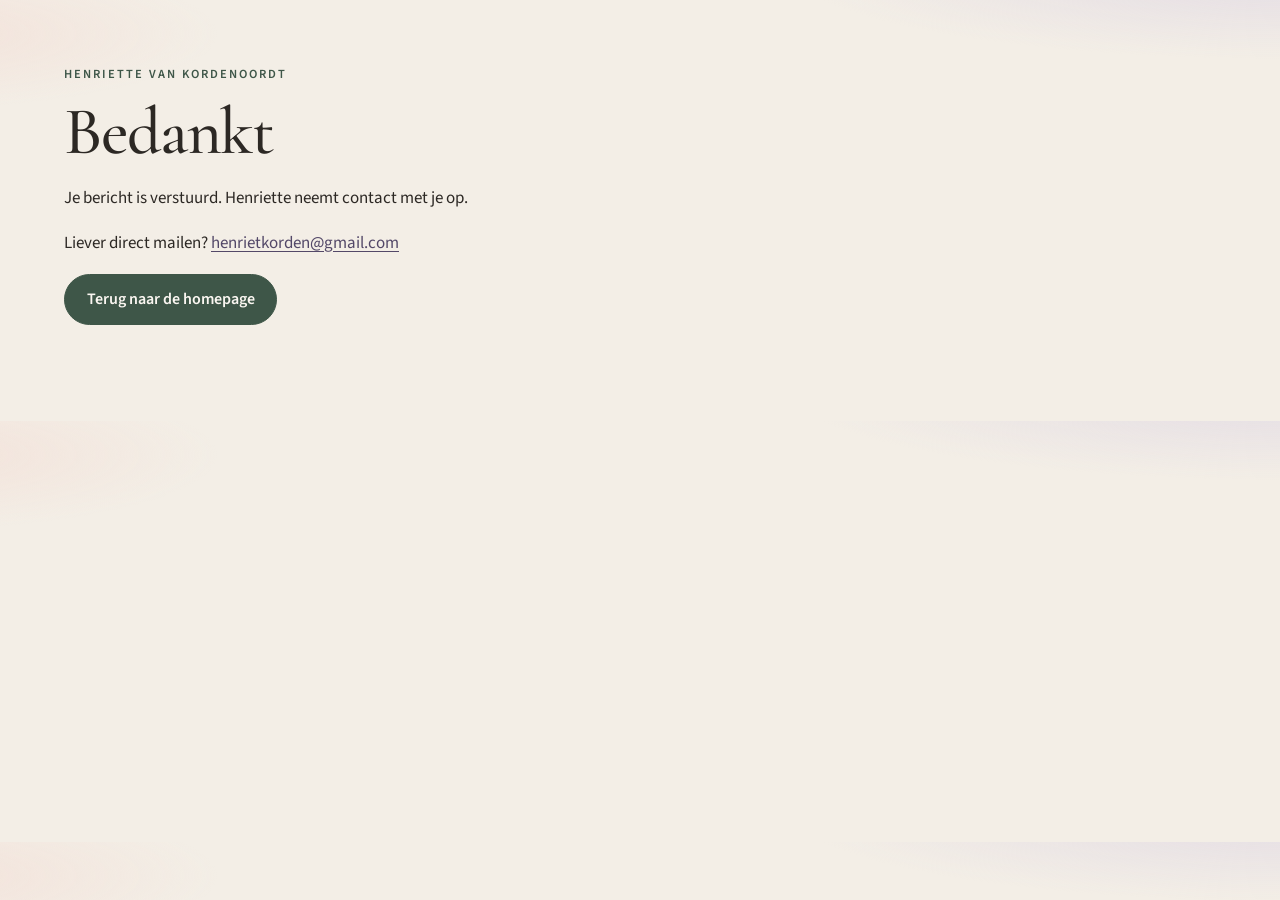
<file: bedankt.html>
<!DOCTYPE html>
<html lang="nl">
<head>
  <meta charset="utf-8">
  <meta name="viewport" content="width=device-width, initial-scale=1">
  <title>Bericht verstuurd | Henriette van Kordenoordt, astrologe Alkmaar</title>
  <meta name="description" content="Je bericht aan Henriette van Kordenoordt, erkend astrologe in Alkmaar, is verstuurd. Ze neemt contact met je op.">
  <link rel="canonical" href="https://henriettevankordenoordt.nl/bedankt.html">
  <meta name="robots" content="noindex">
  <meta property="og:type" content="website">
  <meta property="og:locale" content="nl_NL">
  <meta property="og:site_name" content="Henriette van Kordenoordt">
  <meta property="og:title" content="Bericht verstuurd | Henriette van Kordenoordt, astrologe Alkmaar">
  <meta property="og:description" content="Je bericht aan Henriette van Kordenoordt, erkend astrologe in Alkmaar, is verstuurd. Ze neemt contact met je op.">
  <meta property="og:url" content="https://henriettevankordenoordt.nl/bedankt.html">
  <meta property="og:image" content="https://henriettevankordenoordt.nl/og.jpg">
  <meta property="og:image:alt" content="Henriette van Kordenoordt – intuïtieve astrologie">
  <link rel="icon" href="favicon.svg" type="image/svg+xml">
  <link rel="stylesheet" href="css/styles.css">
</head>
<body>
  <main class="page wrap">
    <p class="eyebrow">Henriette van Kordenoordt</p>
    <h1>Bedankt</h1>
    <p>Je bericht is verstuurd. Henriette neemt contact met je op.</p>
    <p>Liever direct mailen? <a href="mailto:henrietkorden@gmail.com">henrietkorden@gmail.com</a></p>
    <p><a class="button" href="index.html">Terug naar de homepage</a></p>
  </main>
</body>
</html>
</file>
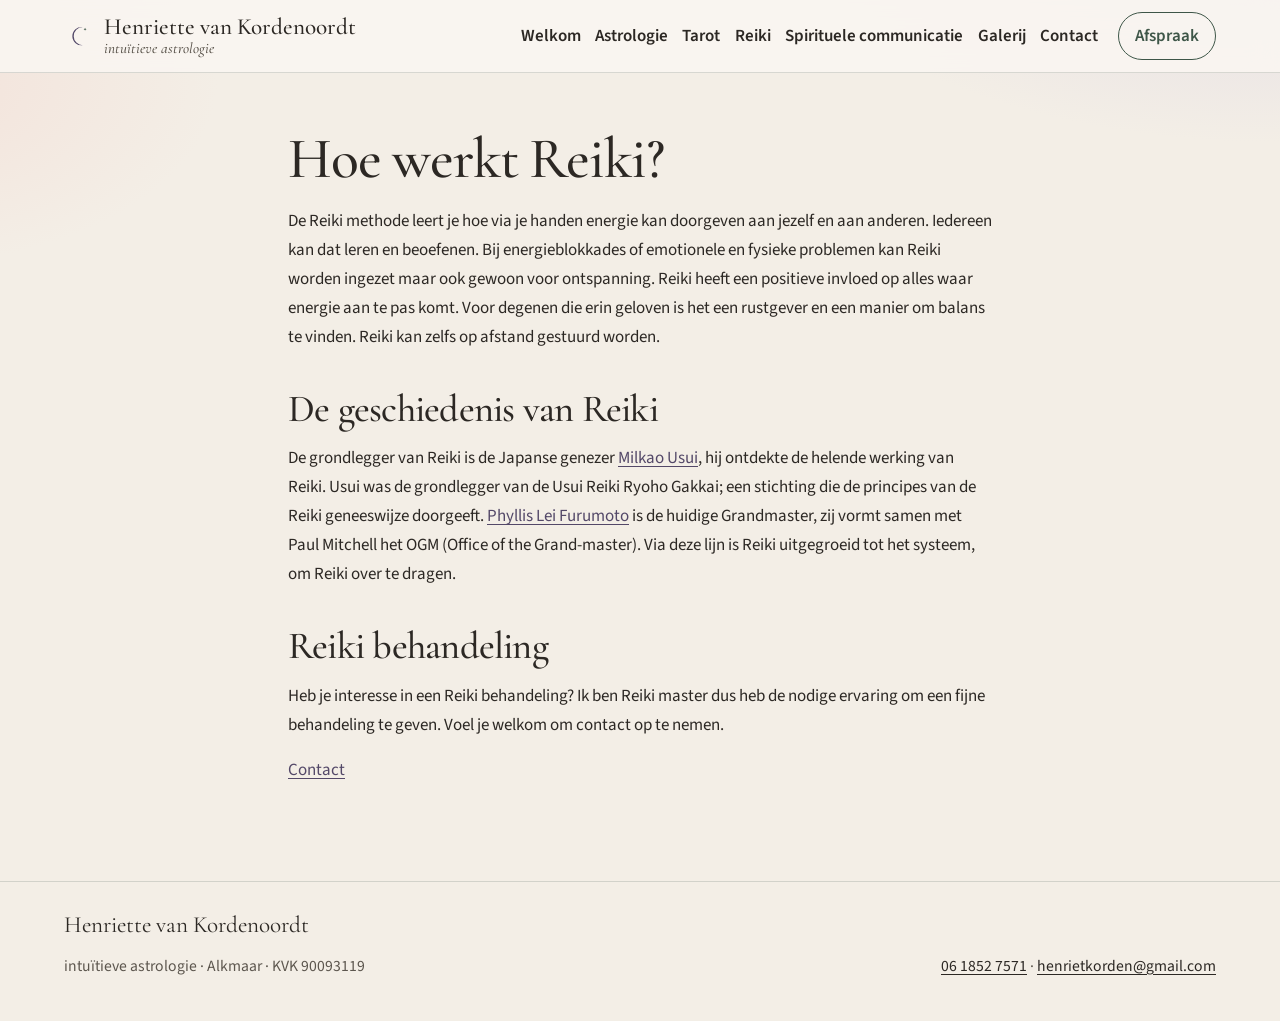
<file: reiki.html>
<!DOCTYPE html>
<html lang="nl">
<head>
  <meta charset="utf-8">
  <meta name="viewport" content="width=device-width, initial-scale=1">
  <title>Reiki behandeling Alkmaar | Henriette van Kordenoordt</title>
  <meta name="description" content="Reiki behandeling in Alkmaar bij Reiki master Henriette van Kordenoordt. Voor ontspanning of bij energieblokkades en emotionele of fysieke klachten. Prijs op aanvraag.">
  <link rel="canonical" href="https://henriettevankordenoordt.nl/reiki.html">
  <meta name="theme-color" content="#f3eee6">
  <meta property="og:type" content="website">
  <meta property="og:locale" content="nl_NL">
  <meta property="og:site_name" content="Henriette van Kordenoordt">
  <meta property="og:title" content="Reiki behandeling Alkmaar | Henriette van Kordenoordt">
  <meta property="og:description" content="Reiki behandeling in Alkmaar bij Reiki master Henriette van Kordenoordt. Voor ontspanning of bij energieblokkades en emotionele of fysieke klachten. Prijs op aanvraag.">
  <meta property="og:url" content="https://henriettevankordenoordt.nl/reiki.html">
  <meta property="og:image" content="https://henriettevankordenoordt.nl/og.jpg">
  <meta property="og:image:width" content="1200">
  <meta property="og:image:height" content="630">
  <meta property="og:image:alt" content="Henriette van Kordenoordt – intuïtieve astrologie">
  <meta name="twitter:card" content="summary_large_image">
  <meta name="twitter:title" content="Reiki behandeling Alkmaar | Henriette van Kordenoordt">
  <meta name="twitter:description" content="Reiki behandeling in Alkmaar bij Henriette van Kordenoordt. Voor ontspanning of bij energieblokkades. Prijs op aanvraag.">
  <meta name="twitter:image" content="https://henriettevankordenoordt.nl/og.jpg">
  <link rel="icon" href="favicon.svg" type="image/svg+xml">
  <link rel="stylesheet" href="css/styles.css">
  <script type="application/ld+json">
  {
    "@context": "https://schema.org",
    "@type": ["LocalBusiness", "ProfessionalService"],
    "name": "Henriette van Kordenoordt",
    "description": "Erkend astrologe in Alkmaar. Astrologisch consult, tarotlegging en Reiki.",
    "url": "https://henriettevankordenoordt.nl/",
    "image": "https://henriettevankordenoordt.nl/og.jpg",
    "telephone": "06 1852 7571",
    "email": "henrietkorden@gmail.com",
    "address": {
      "@type": "PostalAddress",
      "addressLocality": "Alkmaar",
      "addressCountry": "NL"
    },
    "areaServed": "Alkmaar",
    "priceRange": "€€",
    "hasOfferCatalog": {
      "@type": "OfferCatalog",
      "name": "Consulten",
      "itemListElement": [
        { "@type": "Offer", "name": "Astrologisch consult", "price": "95", "priceCurrency": "EUR" },
        { "@type": "Offer", "name": "Tarotkaartlegging", "price": "75", "priceCurrency": "EUR" },
        { "@type": "Offer", "name": "Reiki" }
      ]
    }
  }
  </script>
</head>
<body>
  <a class="skip" href="#inhoud">Ga naar de inhoud</a>
  <header class="site-header">
    <div class="header-bar wrap">
      <a class="brand" href="index.html">
        <svg viewBox="0 0 32 32" aria-hidden="true">
          <path fill="currentColor" d="M20.8 5.6a10.2 10.2 0 1 0 .2 20.2 7.7 7.7 0 1 1-.2-20.2z"/>
          <path fill="#3e5648" d="M23.4 6.4l.45 1.2 1.2.45-1.2.45-.45 1.2-.45-1.2-1.2-.45 1.2-.45z"/>
        </svg>
        <span>
          <span class="brand-name">Henriette van Kordenoordt</span>
          <span class="brand-tag">intuïtieve astrologie</span>
        </span>
      </a>
      <button class="nav-toggle" type="button" aria-expanded="false" aria-controls="hoofdmenu">
        <span class="visually-hidden">Menu</span>
        <span class="burger" aria-hidden="true"></span>
      </button>
      <nav id="hoofdmenu" class="nav" aria-label="Hoofdmenu">
        <a href="index.html#welkom">Welkom</a>
        <a href="astrologie.html">Astrologie</a>
        <a href="tarot.html">Tarot</a>
        <a href="reiki.html" aria-current="page">Reiki</a>
        <a href="spirituele-communicatie.html">Spirituele communicatie</a>
        <a href="index.html#galerij">Galerij</a>
        <a href="index.html#contact">Contact</a>
        <a class="nav-cta" href="mailto:henrietkorden@gmail.com?subject=Afspraak%20consult&amp;body=Hallo%20Henriette%2C%0A%0AIk%20wil%20graag%20een%20afspraak%20maken.%0A%0ANaam%3A%20%0ATelefoon%3A%20%0AWaarvoor%20(astrologie%2C%20tarot%20of%20Reiki)%3A%20%0AGeboortedatum%2C%20tijd%20en%20plaats%20(voor%20astrologie)%3A%20%0A%0AGroet%2C%0A">Afspraak</a>
      </nav>
    </div>
  </header>
  <main id="inhoud" class="subpage">
    <article class="wrap prose-page">

      <h1>Hoe werkt Reiki?</h1>
      <p>De Reiki methode leert je hoe via je handen energie kan doorgeven aan jezelf en aan anderen. Iedereen kan dat leren en beoefenen. Bij energieblokkades of emotionele en fysieke problemen kan Reiki worden ingezet maar ook gewoon voor ontspanning. Reiki heeft een positieve invloed op alles waar energie aan te pas komt. Voor degenen die erin geloven is het een rustgever en een manier om balans te vinden. Reiki kan zelfs op afstand gestuurd worden.</p>
      <h2>De geschiedenis van Reiki</h2>
      <p>De grondlegger van Reiki is de Japanse genezer <a href="https://nl.wikipedia.org/wiki/Mikao_Usui" rel="noopener noreferrer">Milkao Usui</a>, hij ontdekte de helende werking van Reiki. Usui was de grondlegger van de Usui Reiki Ryoho Gakkai; een stichting die de principes van de Reiki geneeswijze doorgeeft. <a href="https://www.reikiassociation.net/OGM-office-of-the-grand-master.php" rel="noopener noreferrer">Phyllis Lei Furumoto</a> is de huidige Grandmaster, zij vormt samen met Paul Mitchell het OGM (Office of the Grand-master). Via deze lijn is Reiki uitgegroeid tot het systeem, om Reiki over te dragen.</p>
      <h2>Reiki behandeling</h2>
      <p>Heb je interesse in een Reiki behandeling? Ik ben Reiki master dus heb de nodige ervaring om een fijne behandeling te geven. Voel je welkom om contact op te nemen.</p>
      <p><a href="index.html#contact">Contact</a></p>

    </article>
  </main>
  <footer class="site-footer">
    <div class="wrap footer-row">
      <div>
        <p class="footer-name">Henriette van Kordenoordt</p>
        <p class="footer-meta">intuïtieve astrologie · Alkmaar · KVK 90093119</p>
      </div>
      <p class="footer-meta"><a href="tel:+31618527571">06 1852 7571</a> · <a href="mailto:henrietkorden@gmail.com">henrietkorden@gmail.com</a></p>
    </div>
  </footer>
  <script src="js/site.js"></script>
</body>
</html>
</file>
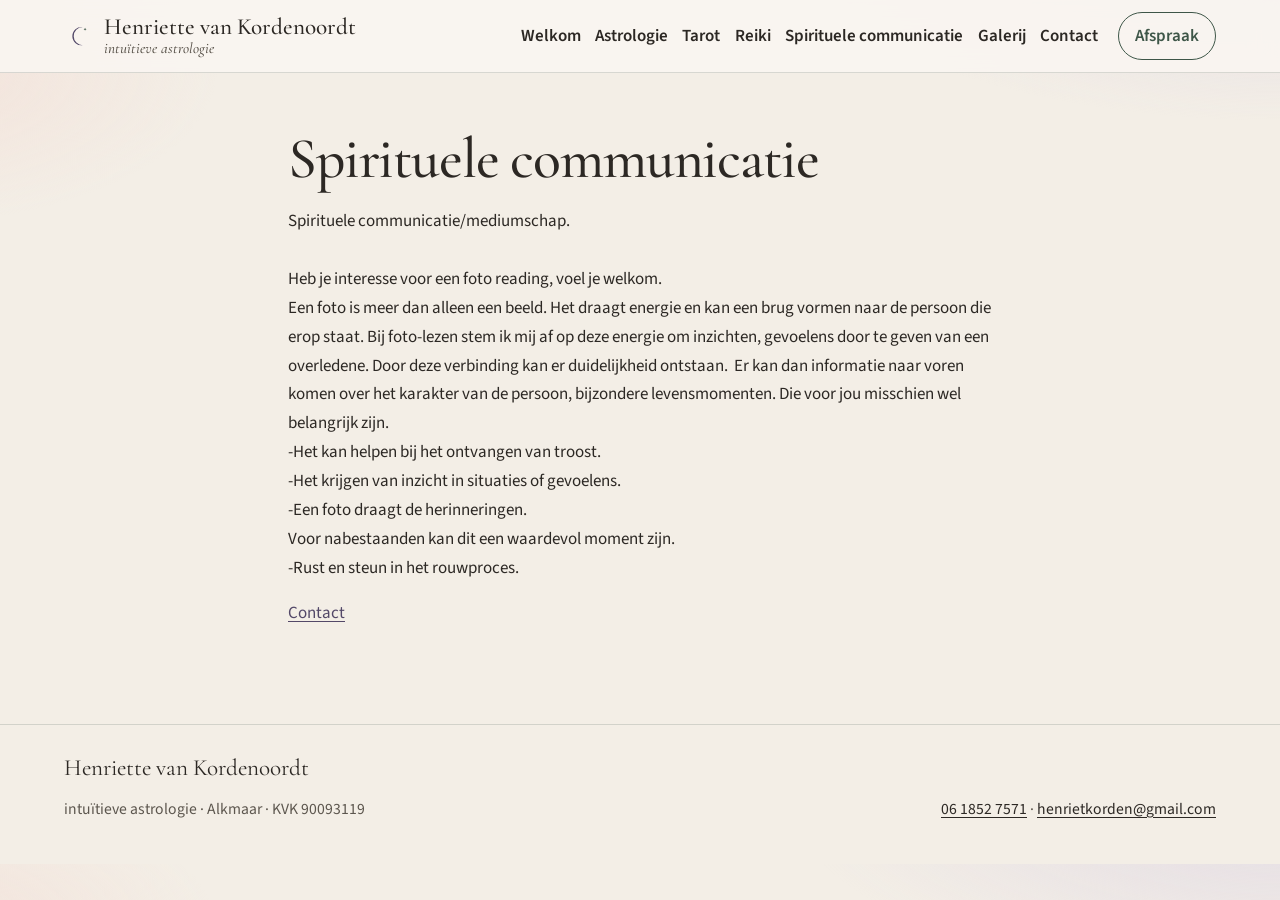
<file: spirituele-communicatie.html>
<!DOCTYPE html>
<html lang="nl">
<head>
  <meta charset="utf-8">
  <meta name="viewport" content="width=device-width, initial-scale=1">
  <title>Spirituele communicatie Alkmaar | foto reading | Henriette van Kordenoordt</title>
  <meta name="description" content="Foto reading in Alkmaar bij Henriette van Kordenoordt. Spirituele communicatie met een overledene, voor troost, inzicht en steun in het rouwproces.">
  <link rel="canonical" href="https://henriettevankordenoordt.nl/spirituele-communicatie.html">
  <meta name="theme-color" content="#f3eee6">
  <meta property="og:type" content="website">
  <meta property="og:locale" content="nl_NL">
  <meta property="og:site_name" content="Henriette van Kordenoordt">
  <meta property="og:title" content="Spirituele communicatie Alkmaar | foto reading | Henriette van Kordenoordt">
  <meta property="og:description" content="Foto reading in Alkmaar bij Henriette van Kordenoordt. Spirituele communicatie met een overledene, voor troost, inzicht en steun in het rouwproces.">
  <meta property="og:url" content="https://henriettevankordenoordt.nl/spirituele-communicatie.html">
  <meta property="og:image" content="https://henriettevankordenoordt.nl/og.jpg">
  <meta property="og:image:width" content="1200">
  <meta property="og:image:height" content="630">
  <meta property="og:image:alt" content="Henriette van Kordenoordt – intuïtieve astrologie">
  <meta name="twitter:card" content="summary_large_image">
  <meta name="twitter:title" content="Spirituele communicatie Alkmaar | foto reading | Henriette van Kordenoordt">
  <meta name="twitter:description" content="Foto reading in Alkmaar bij Henriette van Kordenoordt. Spirituele communicatie met een overledene, voor troost, inzicht en steun in het rouwproces.">
  <meta name="twitter:image" content="https://henriettevankordenoordt.nl/og.jpg">
  <link rel="icon" href="favicon.svg" type="image/svg+xml">
  <link rel="stylesheet" href="css/styles.css">
  <script type="application/ld+json">
  {
    "@context": "https://schema.org",
    "@type": ["LocalBusiness", "ProfessionalService"],
    "name": "Henriette van Kordenoordt",
    "description": "Erkend astrologe in Alkmaar. Astrologisch consult, tarotlegging en Reiki.",
    "url": "https://henriettevankordenoordt.nl/",
    "image": "https://henriettevankordenoordt.nl/og.jpg",
    "telephone": "06 1852 7571",
    "email": "henrietkorden@gmail.com",
    "address": {
      "@type": "PostalAddress",
      "addressLocality": "Alkmaar",
      "addressCountry": "NL"
    },
    "areaServed": "Alkmaar",
    "priceRange": "€€",
    "identifier": {
      "@type": "PropertyValue",
      "propertyID": "KVK",
      "value": "90093119"
    },
    "sameAs": [
      "https://www.instagram.com/henriettevkordenoordt/",
      "https://www.facebook.com/henriette.kordenoordt",
      "https://www.erkendeastrologen.nl/listings/henriette-van-kordenoordt/"
    ],
    "hasOfferCatalog": {
      "@type": "OfferCatalog",
      "name": "Consulten",
      "itemListElement": [
        {
          "@type": "Offer",
          "name": "Astrologisch consult",
          "price": "95",
          "priceCurrency": "EUR"
        },
        {
          "@type": "Offer",
          "name": "Tarotkaartlegging",
          "price": "75",
          "priceCurrency": "EUR"
        },
        {
          "@type": "Offer",
          "name": "Reiki"
        }
      ]
    }
  }
  </script>
</head>
<body>
  <a class="skip" href="#inhoud">Ga naar de inhoud</a>
  <header class="site-header">
    <div class="header-bar wrap">
      <a class="brand" href="index.html">
        <svg viewBox="0 0 32 32" aria-hidden="true">
          <path fill="currentColor" d="M20.8 5.6a10.2 10.2 0 1 0 .2 20.2 7.7 7.7 0 1 1-.2-20.2z"/>
          <path fill="#3e5648" d="M23.4 6.4l.45 1.2 1.2.45-1.2.45-.45 1.2-.45-1.2-1.2-.45 1.2-.45z"/>
        </svg>
        <span>
          <span class="brand-name">Henriette van Kordenoordt</span>
          <span class="brand-tag">intuïtieve astrologie</span>
        </span>
      </a>
      <button class="nav-toggle" type="button" aria-expanded="false" aria-controls="hoofdmenu">
        <span class="visually-hidden">Menu</span>
        <span class="burger" aria-hidden="true"></span>
      </button>
      <nav id="hoofdmenu" class="nav" aria-label="Hoofdmenu">
        <a href="index.html#welkom">Welkom</a>
        <a href="astrologie.html">Astrologie</a>
        <a href="tarot.html">Tarot</a>
        <a href="reiki.html">Reiki</a>
        <a href="spirituele-communicatie.html" aria-current="page">Spirituele communicatie</a>
        <a href="index.html#galerij">Galerij</a>
        <a href="index.html#contact">Contact</a>
        <a class="nav-cta" href="mailto:henrietkorden@gmail.com?subject=Afspraak%20consult&amp;body=Hallo%20Henriette%2C%0A%0AIk%20wil%20graag%20een%20afspraak%20maken.%0A%0ANaam%3A%20%0ATelefoon%3A%20%0AWaarvoor%20(astrologie%2C%20tarot%20of%20Reiki)%3A%20%0AGeboortedatum%2C%20tijd%20en%20plaats%20(voor%20astrologie)%3A%20%0A%0AGroet%2C%0A">Afspraak</a>
      </nav>
    </div>
  </header>
  <main id="inhoud" class="subpage">
    <article class="wrap prose-page">
      <h1>Spirituele communicatie</h1>
      <p>Spirituele communicatie/mediumschap.<br>&#8203;&nbsp;<br>Heb je interesse voor een foto reading, voel je welkom.<br>Een foto is meer dan alleen een beeld. Het draagt energie en kan een brug vormen naar de persoon die erop staat. Bij foto-lezen stem ik mij af op deze energie om inzichten, gevoelens door te geven van een overledene. Door deze verbinding kan er duidelijkheid ontstaan.&nbsp; Er kan dan informatie naar voren komen over het karakter van de persoon, bijzondere levensmomenten. Die voor jou misschien wel belangrijk zijn.<br>-Het kan helpen bij het ontvangen van troost.&nbsp;&nbsp; &nbsp;&nbsp;<br>-Het krijgen van inzicht in situaties of gevoelens.<br>-Een foto draagt de herinneringen.<br>Voor nabestaanden kan dit een waardevol moment zijn. &nbsp;<br>-Rust en steun in het rouwproces.<br></p>
      <p><a href="index.html#contact">Contact</a></p>
    </article>
  </main>
  <footer class="site-footer">
    <div class="wrap footer-row">
      <div>
        <p class="footer-name">Henriette van Kordenoordt</p>
        <p class="footer-meta">intuïtieve astrologie · Alkmaar · KVK 90093119</p>
      </div>
      <p class="footer-meta"><a href="tel:+31618527571">06 1852 7571</a> · <a href="mailto:henrietkorden@gmail.com">henrietkorden@gmail.com</a></p>
    </div>
  </footer>
  <script src="js/site.js"></script>
</body>
</html>
</file>
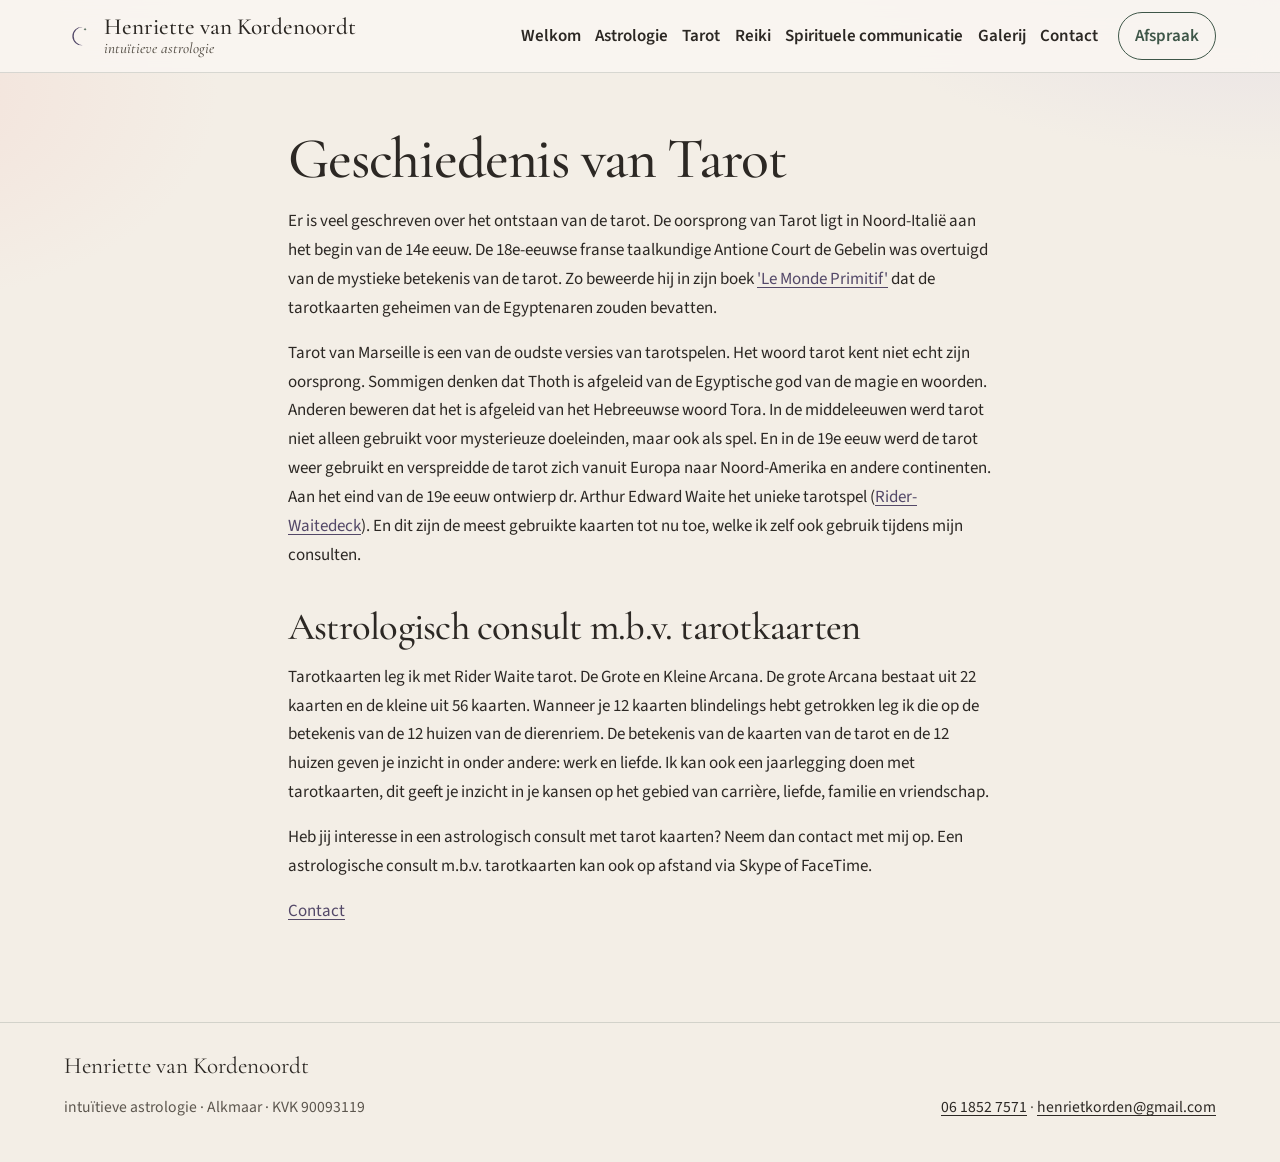
<file: tarot.html>
<!DOCTYPE html>
<html lang="nl">
<head>
  <meta charset="utf-8">
  <meta name="viewport" content="width=device-width, initial-scale=1">
  <title>Tarotlegging Alkmaar (€75) | Rider Waite | Henriette van Kordenoordt</title>
  <meta name="description" content="Tarotlegging in Alkmaar met Rider Waite-kaarten bij Henriette van Kordenoordt. Twaalf kaarten op de huizen van de dierenriem, inzicht in werk en liefde. €75 per legging.">
  <link rel="canonical" href="https://henriettevankordenoordt.nl/tarot.html">
  <meta name="theme-color" content="#f3eee6">
  <meta property="og:type" content="website">
  <meta property="og:locale" content="nl_NL">
  <meta property="og:site_name" content="Henriette van Kordenoordt">
  <meta property="og:title" content="Tarotlegging Alkmaar (€75) | Rider Waite | Henriette van Kordenoordt">
  <meta property="og:description" content="Tarotlegging in Alkmaar met Rider Waite-kaarten bij Henriette van Kordenoordt. Twaalf kaarten op de huizen van de dierenriem, inzicht in werk en liefde. €75 per legging.">
  <meta property="og:url" content="https://henriettevankordenoordt.nl/tarot.html">
  <meta property="og:image" content="https://henriettevankordenoordt.nl/og.jpg">
  <meta property="og:image:width" content="1200">
  <meta property="og:image:height" content="630">
  <meta property="og:image:alt" content="Henriette van Kordenoordt – intuïtieve astrologie">
  <meta name="twitter:card" content="summary_large_image">
  <meta name="twitter:title" content="Tarotlegging Alkmaar (€75) | Rider Waite | Henriette van Kordenoordt">
  <meta name="twitter:description" content="Tarotlegging in Alkmaar met Rider Waite-kaarten. Inzicht in werk en liefde. €75 bij Henriette van Kordenoordt.">
  <meta name="twitter:image" content="https://henriettevankordenoordt.nl/og.jpg">
  <link rel="icon" href="favicon.svg" type="image/svg+xml">
  <link rel="stylesheet" href="css/styles.css">
  <script type="application/ld+json">
  {
    "@context": "https://schema.org",
    "@type": ["LocalBusiness", "ProfessionalService"],
    "name": "Henriette van Kordenoordt",
    "description": "Erkend astrologe in Alkmaar. Astrologisch consult, tarotlegging en Reiki.",
    "url": "https://henriettevankordenoordt.nl/",
    "image": "https://henriettevankordenoordt.nl/og.jpg",
    "telephone": "06 1852 7571",
    "email": "henrietkorden@gmail.com",
    "address": {
      "@type": "PostalAddress",
      "addressLocality": "Alkmaar",
      "addressCountry": "NL"
    },
    "areaServed": "Alkmaar",
    "priceRange": "€€",
    "hasOfferCatalog": {
      "@type": "OfferCatalog",
      "name": "Consulten",
      "itemListElement": [
        { "@type": "Offer", "name": "Astrologisch consult", "price": "95", "priceCurrency": "EUR" },
        { "@type": "Offer", "name": "Tarotkaartlegging", "price": "75", "priceCurrency": "EUR" },
        { "@type": "Offer", "name": "Reiki" }
      ]
    }
  }
  </script>
</head>
<body>
  <a class="skip" href="#inhoud">Ga naar de inhoud</a>
  <header class="site-header">
    <div class="header-bar wrap">
      <a class="brand" href="index.html">
        <svg viewBox="0 0 32 32" aria-hidden="true">
          <path fill="currentColor" d="M20.8 5.6a10.2 10.2 0 1 0 .2 20.2 7.7 7.7 0 1 1-.2-20.2z"/>
          <path fill="#3e5648" d="M23.4 6.4l.45 1.2 1.2.45-1.2.45-.45 1.2-.45-1.2-1.2-.45 1.2-.45z"/>
        </svg>
        <span>
          <span class="brand-name">Henriette van Kordenoordt</span>
          <span class="brand-tag">intuïtieve astrologie</span>
        </span>
      </a>
      <button class="nav-toggle" type="button" aria-expanded="false" aria-controls="hoofdmenu">
        <span class="visually-hidden">Menu</span>
        <span class="burger" aria-hidden="true"></span>
      </button>
      <nav id="hoofdmenu" class="nav" aria-label="Hoofdmenu">
        <a href="index.html#welkom">Welkom</a>
        <a href="astrologie.html">Astrologie</a>
        <a href="tarot.html" aria-current="page">Tarot</a>
        <a href="reiki.html">Reiki</a>
        <a href="spirituele-communicatie.html">Spirituele communicatie</a>
        <a href="index.html#galerij">Galerij</a>
        <a href="index.html#contact">Contact</a>
        <a class="nav-cta" href="mailto:henrietkorden@gmail.com?subject=Afspraak%20consult&amp;body=Hallo%20Henriette%2C%0A%0AIk%20wil%20graag%20een%20afspraak%20maken.%0A%0ANaam%3A%20%0ATelefoon%3A%20%0AWaarvoor%20(astrologie%2C%20tarot%20of%20Reiki)%3A%20%0AGeboortedatum%2C%20tijd%20en%20plaats%20(voor%20astrologie)%3A%20%0A%0AGroet%2C%0A">Afspraak</a>
      </nav>
    </div>
  </header>
  <main id="inhoud" class="subpage">
    <article class="wrap prose-page">

      <h1>Geschiedenis van Tarot</h1>
      <p>Er is veel geschreven over het ontstaan van de tarot. De oorsprong van Tarot ligt in Noord-Italië aan het begin van de 14e eeuw. De 18e-eeuwse franse taalkundige Antione Court de Gebelin was overtuigd van de mystieke betekenis van de tarot. Zo beweerde hij in zijn boek <a href="https://en.wikipedia.org/wiki/Antoine_Court_de_Gébelin" rel="noopener noreferrer">'Le Monde Primitif'</a> dat de tarotkaarten geheimen van de Egyptenaren zouden bevatten.</p>
      <p>Tarot van Marseille is een van de oudste versies van tarotspelen. Het woord tarot kent niet echt zijn oorsprong. Sommigen denken dat Thoth is afgeleid van de Egyptische god van de magie en woorden. Anderen beweren dat het is afgeleid van het Hebreeuwse woord Tora. In de middeleeuwen werd tarot niet alleen gebruikt voor mysterieuze doeleinden, maar ook als spel. En in de 19e eeuw werd de tarot weer gebruikt en verspreidde de tarot zich vanuit Europa naar Noord-Amerika en andere continenten. Aan het eind van de 19e eeuw ontwierp dr. Arthur Edward Waite het unieke tarotspel (<a href="https://nl.wikipedia.org/wiki/Rider-Waite_tarot" rel="noopener noreferrer">Rider-Waitedeck</a>). En dit zijn de meest gebruikte kaarten tot nu toe, welke ik zelf ook gebruik tijdens mijn consulten.</p>
      <h2>Astrologisch consult m.b.v. tarotkaarten</h2>
      <p>Tarotkaarten leg ik met Rider Waite tarot. De Grote en Kleine Arcana. De grote Arcana bestaat uit 22 kaarten en de kleine uit 56 kaarten. Wanneer je 12 kaarten blindelings hebt getrokken leg ik die op de betekenis van de 12 huizen van de dierenriem. De betekenis van de kaarten van de tarot en de 12 huizen geven je inzicht in onder andere: werk en liefde. Ik kan ook een jaarlegging doen met tarotkaarten, dit geeft je inzicht in je kansen op het gebied van carrière, liefde, familie en vriendschap.</p>
      <p>Heb jij interesse in een astrologisch consult met tarot kaarten? Neem dan contact met mij op. Een astrologische consult m.b.v. tarotkaarten kan ook op afstand via Skype of FaceTime.</p>
      <p><a href="index.html#contact">Contact</a></p>

    </article>
  </main>
  <footer class="site-footer">
    <div class="wrap footer-row">
      <div>
        <p class="footer-name">Henriette van Kordenoordt</p>
        <p class="footer-meta">intuïtieve astrologie · Alkmaar · KVK 90093119</p>
      </div>
      <p class="footer-meta"><a href="tel:+31618527571">06 1852 7571</a> · <a href="mailto:henrietkorden@gmail.com">henrietkorden@gmail.com</a></p>
    </div>
  </footer>
  <script src="js/site.js"></script>
</body>
</html>
</file>
<file: css/styles.css>
@font-face {
  font-family: "Cormorant Garamond";
  font-style: normal;
  font-weight: 400;
  font-display: swap;
  src: url("../fonts/cormorant-garamond-latin-400-normal.woff2") format("woff2");
}

@font-face {
  font-family: "Cormorant Garamond";
  font-style: normal;
  font-weight: 500;
  font-display: swap;
  src: url("../fonts/cormorant-garamond-latin-500-normal.woff2") format("woff2");
}

@font-face {
  font-family: "Cormorant Garamond";
  font-style: normal;
  font-weight: 600;
  font-display: swap;
  src: url("../fonts/cormorant-garamond-latin-600-normal.woff2") format("woff2");
}

@font-face {
  font-family: "Cormorant Garamond";
  font-style: italic;
  font-weight: 500;
  font-display: swap;
  src: url("../fonts/cormorant-garamond-latin-500-italic.woff2") format("woff2");
}

@font-face {
  font-family: "Source Sans 3";
  font-style: normal;
  font-weight: 400;
  font-display: swap;
  src: url("../fonts/source-sans-3-latin-400-normal.woff2") format("woff2");
}

@font-face {
  font-family: "Source Sans 3";
  font-style: normal;
  font-weight: 600;
  font-display: swap;
  src: url("../fonts/source-sans-3-latin-600-normal.woff2") format("woff2");
}

:root {
  --cream: #f3eee6;
  --paper: #faf6f1;
  --white: #fffcf8;
  --blush: #f3e0d8;
  --sage: #7f9482;
  --sage-deep: #3e5648;
  --lavender: #d5cce3;
  --lavender-deep: #534868;
  --ink: #2c2824;
  --muted: #5c564e;
  --line: rgba(62, 86, 72, 0.18);
  --shadow: 0 18px 40px rgba(70, 52, 42, 0.06);
  --serif: "Cormorant Garamond", "Iowan Old Style", Palatino, Georgia, serif;
  --sans: "Source Sans 3", "Segoe UI", sans-serif;
  --header: 4.5rem;
}

*,
*::before,
*::after {
  box-sizing: border-box;
}

html {
  scroll-behavior: smooth;
}

body {
  margin: 0;
  color: var(--ink);
  background:
    radial-gradient(ellipse 70% 40% at 100% -8%, rgba(213, 204, 227, 0.55), transparent 55%),
    radial-gradient(ellipse 50% 36% at -8% 8%, rgba(243, 224, 216, 0.85), transparent 50%),
    var(--cream);
  font-family: var(--sans);
  font-size: 1.0625rem;
  line-height: 1.7;
  color-scheme: light;
}

img {
  max-width: 100%;
  height: auto;
}

h1, h2, h3 {
  font-family: var(--serif);
  font-weight: 500;
  line-height: 1.05;
  letter-spacing: -0.02em;
  margin: 0;
}

p {
  margin: 0 0 1rem;
}

a {
  color: var(--lavender-deep);
  text-underline-offset: 0.18em;
}

a:hover {
  color: var(--sage-deep);
}

:focus-visible {
  outline: 2px solid var(--lavender-deep);
  outline-offset: 3px;
}

::selection {
  background: var(--lavender);
  color: var(--ink);
}

.skip {
  position: absolute;
  left: 1rem;
  top: -4rem;
  z-index: 100;
  background: var(--ink);
  color: var(--paper);
  padding: 0.6rem 1rem;
  border-radius: 0.4rem;
  text-decoration: none;
}

.skip:focus {
  top: 0.6rem;
}

.visually-hidden {
  position: absolute;
  width: 1px;
  height: 1px;
  padding: 0;
  margin: -1px;
  overflow: hidden;
  clip: rect(0, 0, 0, 0);
  white-space: nowrap;
  border: 0;
}

.wrap {
  width: min(100% - 2.5rem, 72rem);
  margin-inline: auto;
}

.section,
#astrologie,
#tarot,
#reiki {
  scroll-margin-top: 5.5rem;
}

.section {
  padding: 4.25rem 0;
}

.section-head {
  text-align: center;
  margin-bottom: 2.25rem;
}

.section-head h2 {
  font-size: clamp(2.4rem, 5vw, 3.6rem);
}

.eyebrow {
  margin: 0 0 0.75rem;
  font-size: 0.78rem;
  font-weight: 600;
  letter-spacing: 0.16em;
  text-transform: uppercase;
  color: var(--sage-deep);
}

.ornament {
  display: flex;
  align-items: center;
  gap: 0.8rem;
  max-width: 12rem;
  margin: 0.9rem auto 0;
  color: var(--sage);
}

.ornament span {
  flex: 1;
  height: 1px;
  background: currentColor;
  opacity: 0.55;
}

.ornament svg {
  width: 1.15rem;
  height: 1.15rem;
  flex: none;
}

.prose {
  max-width: 40rem;
  margin-inline: auto;
}

.prose p:last-child {
  margin-bottom: 0;
}

.site-header {
  position: sticky;
  top: 0;
  z-index: 30;
  background: rgba(250, 246, 241, 0.9);
  backdrop-filter: blur(14px);
  border-bottom: 1px solid var(--line);
}

.header-bar {
  display: flex;
  align-items: center;
  justify-content: space-between;
  gap: 0.75rem;
  min-height: var(--header);
  flex-wrap: wrap;
}

.brand {
  display: flex;
  align-items: center;
  gap: 0.7rem;
  color: inherit;
  text-decoration: none;
  min-width: 0;
  padding: 0.4rem 0;
}

.brand svg {
  width: 1.8rem;
  height: 1.8rem;
  flex: none;
  color: var(--lavender-deep);
}

.brand-name {
  display: block;
  font-family: var(--serif);
  font-size: clamp(1.15rem, 2.4vw, 1.45rem);
  font-weight: 500;
  line-height: 1;
  letter-spacing: 0;
}

.brand-tag {
  display: block;
  margin-top: 0.15rem;
  font-family: var(--serif);
  font-style: italic;
  font-size: 0.95rem;
  color: var(--muted);
  line-height: 1;
}

.nav-toggle {
  width: 2.75rem;
  height: 2.75rem;
  border: 1px solid var(--line);
  border-radius: 999px;
  background: transparent;
  color: var(--ink);
  display: inline-flex;
  align-items: center;
  justify-content: center;
  cursor: pointer;
}

.burger,
.burger::before,
.burger::after {
  display: block;
  width: 1rem;
  height: 1.5px;
  background: currentColor;
  border-radius: 1px;
  position: relative;
}

.burger::before,
.burger::after {
  content: "";
  position: absolute;
  left: 0;
}

.burger::before { top: -6px; }
.burger::after { top: 6px; }

.nav-toggle[aria-expanded="true"] .burger {
  background: transparent;
}

.nav-toggle[aria-expanded="true"] .burger::before {
  top: 0;
  transform: rotate(45deg);
}

.nav-toggle[aria-expanded="true"] .burger::after {
  top: 0;
  transform: rotate(-45deg);
}

.nav {
  display: none;
  flex: 1 0 100%;
  flex-direction: column;
  padding-bottom: 0.85rem;
}

.nav.is-open {
  display: flex;
}

.nav a {
  color: var(--ink);
  text-decoration: none;
  font-weight: 600;
  padding: 0.8rem 0;
  border-bottom: 1px solid var(--line);
}

.nav a:hover {
  color: var(--lavender-deep);
}

.nav-cta {
  margin-top: 0.85rem;
  align-self: flex-start;
  border: 1px solid var(--sage-deep) !important;
  border-radius: 999px;
  padding: 0.55rem 1rem !important;
  color: var(--sage-deep) !important;
}

.hero {
  position: relative;
  overflow: hidden;
  padding: 3.25rem 0 3.5rem;
}

.sky {
  position: absolute;
  inset: 0;
  width: 100%;
  height: 100%;
  pointer-events: none;
  color: var(--lavender-deep);
  opacity: 0.45;
}

.hero-grid {
  position: relative;
  display: grid;
  gap: 2.5rem;
  align-items: center;
}

h1 {
  max-width: 11em;
  font-size: clamp(3.1rem, 8vw, 5.5rem);
}

.tagline {
  margin: 0.7rem 0 0;
  font-family: var(--serif);
  font-style: italic;
  font-weight: 500;
  font-size: clamp(1.55rem, 3vw, 2.2rem);
  color: var(--lavender-deep);
  line-height: 1.15;
}

.lead {
  max-width: 34rem;
  margin-top: 1.15rem;
  color: var(--muted);
  font-size: 1.125rem;
}

.actions {
  display: flex;
  flex-wrap: wrap;
  gap: 0.75rem;
  margin-top: 1.6rem;
}

.button {
  display: inline-flex;
  align-items: center;
  justify-content: center;
  min-height: 3rem;
  padding: 0.7rem 1.35rem;
  border-radius: 999px;
  border: 1px solid var(--sage-deep);
  background: var(--sage-deep);
  color: var(--paper);
  text-decoration: none;
  font-weight: 600;
  cursor: pointer;
  font-family: inherit;
  font-size: 1rem;
}

.button:hover {
  background: #31483b;
  border-color: #31483b;
  color: var(--paper);
}

.button.ghost {
  background: transparent;
  color: var(--sage-deep);
}

.button.ghost:hover {
  background: rgba(62, 86, 72, 0.08);
  color: var(--sage-deep);
}

.portrait {
  justify-self: center;
  width: min(100%, 18.5rem);
  margin: 0;
  position: relative;
}

.portrait::before {
  content: "";
  position: absolute;
  inset: 8% -8% auto auto;
  width: 70%;
  height: 78%;
  border-radius: 50%;
  background: rgba(243, 224, 216, 0.95);
  z-index: 0;
}

.portrait img {
  position: relative;
  z-index: 1;
  display: block;
  width: 100%;
  height: auto;
  border-radius: 9rem 9rem 1.1rem 1.1rem;
  border: 1px solid var(--line);
  background: var(--white);
  box-shadow: var(--shadow);
}

.services {
  display: grid;
  gap: 1.1rem;
}

.service {
  display: flex;
  flex-direction: column;
  background: rgba(255, 252, 248, 0.78);
  border: 1px solid var(--line);
  border-radius: 1.25rem;
  padding: 1.6rem 1.4rem 1.4rem;
}

.service-icon {
  width: 3rem;
  height: 3rem;
  display: grid;
  place-items: center;
  border-radius: 50%;
  background: var(--blush);
  color: var(--sage-deep);
  margin-bottom: 1rem;
}

.service-icon svg {
  width: 1.45rem;
  height: 1.45rem;
}

.service h3 {
  font-size: 2.15rem;
  margin-bottom: 0.7rem;
}

.service .text {
  color: var(--muted);
  flex: 1;
}

.price {
  margin: 1.35rem 0 0.15rem;
}

.price strong {
  display: block;
  font-family: var(--serif);
  font-size: 2.6rem;
  font-weight: 500;
  line-height: 1;
  color: var(--sage-deep);
  letter-spacing: -0.02em;
}

.price.words strong {
  font-size: 1.85rem;
}

.price span {
  display: block;
  margin-top: 0.3rem;
  color: var(--muted);
  font-size: 0.95rem;
}

.more {
  margin-top: 1.1rem;
  font-weight: 600;
}

.gallery {
  columns: 1;
  column-gap: 1.1rem;
}

.gallery figure,
.feature {
  margin: 0 0 1.1rem;
  break-inside: avoid;
}

.shot {
  display: block;
  width: 100%;
  padding: 0.45rem;
  border: 1px solid var(--line);
  border-radius: 0.95rem;
  background: var(--white);
  cursor: zoom-in;
  color: inherit;
  font: inherit;
}

.shot img {
  display: block;
  width: 100%;
  height: auto;
  border-radius: 0.55rem;
}

.feature .shot img {
  border-radius: 0.7rem;
}

.gallery-note {
  text-align: center;
  color: var(--muted);
  margin: 0.4rem 0 0;
}

.contact-grid {
  display: grid;
  gap: 1.75rem;
}

.contact-list {
  list-style: none;
  margin: 1.25rem 0 0;
  padding: 0;
}

.contact-list li {
  margin: 0.85rem 0;
}

.contact-list span {
  display: block;
  font-size: 0.78rem;
  font-weight: 600;
  letter-spacing: 0.14em;
  text-transform: uppercase;
  color: var(--sage-deep);
}

.contact-list a {
  color: var(--ink);
  font-weight: 600;
  text-decoration-thickness: 1px;
}

.social {
  display: flex;
  flex-wrap: wrap;
  gap: 0.6rem;
  list-style: none;
  margin: 1.4rem 0 0;
  padding: 0;
}

.social a {
  display: inline-flex;
  align-items: center;
  gap: 0.45rem;
  min-height: 2.75rem;
  padding: 0.35rem 0.9rem 0.35rem 0.7rem;
  border: 1px solid var(--line);
  border-radius: 999px;
  background: rgba(255, 252, 248, 0.7);
  color: var(--ink);
  text-decoration: none;
  font-weight: 600;
}

.social a:hover {
  border-color: var(--lavender-deep);
  color: var(--lavender-deep);
}

.social svg {
  width: 1.15rem;
  height: 1.15rem;
}

.form-card {
  background: var(--white);
  border: 1px solid var(--line);
  border-radius: 1.25rem;
  padding: 1.35rem 1.2rem 1.3rem;
  box-shadow: var(--shadow);
}

.form-card h3 {
  font-size: 2rem;
  margin-bottom: 0.4rem;
}

.hint {
  color: var(--muted);
  font-size: 0.98rem;
}

.field {
  display: flex;
  flex-direction: column;
  gap: 0.3rem;
  margin-top: 0.9rem;
}

.field label {
  font-weight: 600;
}

.req {
  color: var(--lavender-deep);
}

input,
select,
textarea {
  width: 100%;
  font: inherit;
  font-size: 1rem;
  color: var(--ink);
  background: var(--paper);
  border: 1px solid rgba(62, 86, 72, 0.28);
  border-radius: 0.7rem;
  padding: 0.75rem 0.85rem;
  min-height: 3rem;
}

textarea {
  min-height: 8.5rem;
  resize: vertical;
}

::placeholder {
  color: #6a635b;
  opacity: 1;
}

.form-actions {
  display: flex;
  flex-wrap: wrap;
  gap: 0.7rem;
  align-items: center;
  margin-top: 1.1rem;
}

.form-status {
  margin: 0.9rem 0 0;
  padding: 0.8rem 0.9rem;
  border-radius: 0.7rem;
  background: rgba(127, 148, 130, 0.16);
  color: var(--ink);
}

.honeypot {
  position: absolute;
  left: -10000px;
  top: auto;
  width: 1px;
  height: 1px;
  overflow: hidden;
}

.site-footer {
  border-top: 1px solid var(--line);
  padding: 2rem 0 2.6rem;
  color: var(--muted);
  font-size: 0.98rem;
}

.footer-row {
  display: flex;
  flex-wrap: wrap;
  gap: 0.8rem 1.5rem;
  justify-content: space-between;
  align-items: end;
}

.footer-name {
  font-family: var(--serif);
  font-size: 1.45rem;
  color: var(--ink);
  line-height: 1;
}

.footer-meta {
  margin: 0.25rem 0 0;
}

.site-footer a {
  color: var(--ink);
}

.lightbox {
  border: 0;
  padding: 0;
  background: transparent;
  max-width: min(92vw, 46rem);
  width: 100%;
}

.lightbox::backdrop {
  background: rgba(44, 40, 36, 0.78);
}

.lightbox-frame {
  background: var(--paper);
  border-radius: 1rem;
  padding: 0.75rem;
}

.lightbox img {
  display: block;
  width: 100%;
  max-height: 78vh;
  object-fit: contain;
  background: #fff;
  border-radius: 0.6rem;
}

.lightbox-bar {
  display: flex;
  justify-content: flex-end;
  align-items: center;
  padding: 0.55rem 0.2rem 0.15rem;
}

.lightbox-close {
  border: 1px solid var(--line);
  background: var(--white);
  color: var(--ink);
  border-radius: 999px;
  min-height: 2.5rem;
  padding: 0.3rem 0.9rem;
  font: inherit;
  font-weight: 600;
  cursor: pointer;
}

.page {
  padding: 4rem 0 5rem;
}

.page h1 {
  font-size: clamp(2.8rem, 6vw, 4.2rem);
  margin-bottom: 1rem;
}

@media (min-width: 720px) {
  .wrap {
    width: min(100% - 4rem, 72rem);
  }

  .gallery {
    columns: 2;
  }

  .section {
    padding: 5.5rem 0;
  }

  .hero {
    padding: 4.5rem 0 4.75rem;
  }

  .form-card {
    padding: 1.7rem 1.6rem 1.5rem;
  }
}

@media (min-width: 900px) {
  .nav-toggle {
    display: none;
  }

  .header-bar {
    flex-wrap: wrap;
  }

  .nav {
    display: flex;
    flex: 1 1 auto;
    flex-direction: row;
    flex-wrap: wrap;
    align-items: center;
    justify-content: flex-end;
    gap: 0.35rem 0.9rem;
    padding: 0;
  }

  .nav a {
    border: 0;
    padding: 0.35rem 0;
  }

  .nav-cta {
    margin-top: 0;
    margin-left: 0.35rem;
  }

  .hero-grid {
    grid-template-columns: minmax(0, 1.2fr) minmax(16rem, 0.8fr);
    gap: 3rem;
  }

  .services {
    grid-template-columns: repeat(2, 1fr);
    align-items: stretch;
  }

  .contact-grid {
    grid-template-columns: minmax(0, 0.86fr) minmax(0, 1.14fr);
    gap: 2.5rem;
    align-items: start;
  }
}

@media (min-width: 1100px) {
  .gallery {
    columns: 3;
  }
}

@media (prefers-reduced-motion: reduce) {
  html {
    scroll-behavior: auto;
  }

  *,
  *::before,
  *::after {
    animation: none !important;
    transition: none !important;
  }
}

@media print {
  .site-header,
  .nav-toggle,
  .actions,
  .form-card,
  .lightbox,
  .social {
    display: none !important;
  }

  body {
    background: white;
  }

  a {
    color: black;
    text-decoration: none;
  }
}

.subpage {
  padding: 3.5rem 0 5rem;
}

.prose-page {
  max-width: 44rem;
}

.prose-page h1 {
  max-width: 16em;
  font-size: clamp(2.5rem, 5vw, 3.6rem);
  margin: 0 0 1.1rem;
}

.prose-page h2 {
  font-family: var(--serif);
  font-weight: 500;
  font-size: clamp(1.9rem, 3vw, 2.5rem);
  line-height: 1.15;
  letter-spacing: -0.02em;
  margin: 2.2rem 0 0.85rem;
}

.prose-page p {
  margin: 0 0 1rem;
}

.page-photos {
  margin: 0 0 1.2rem;
}

.page-photos img {
  width: auto;
  max-width: 100%;
  height: auto;
  border-radius: 1rem;
  border: 1px solid var(--line);
  background: var(--white);
}
</file>
